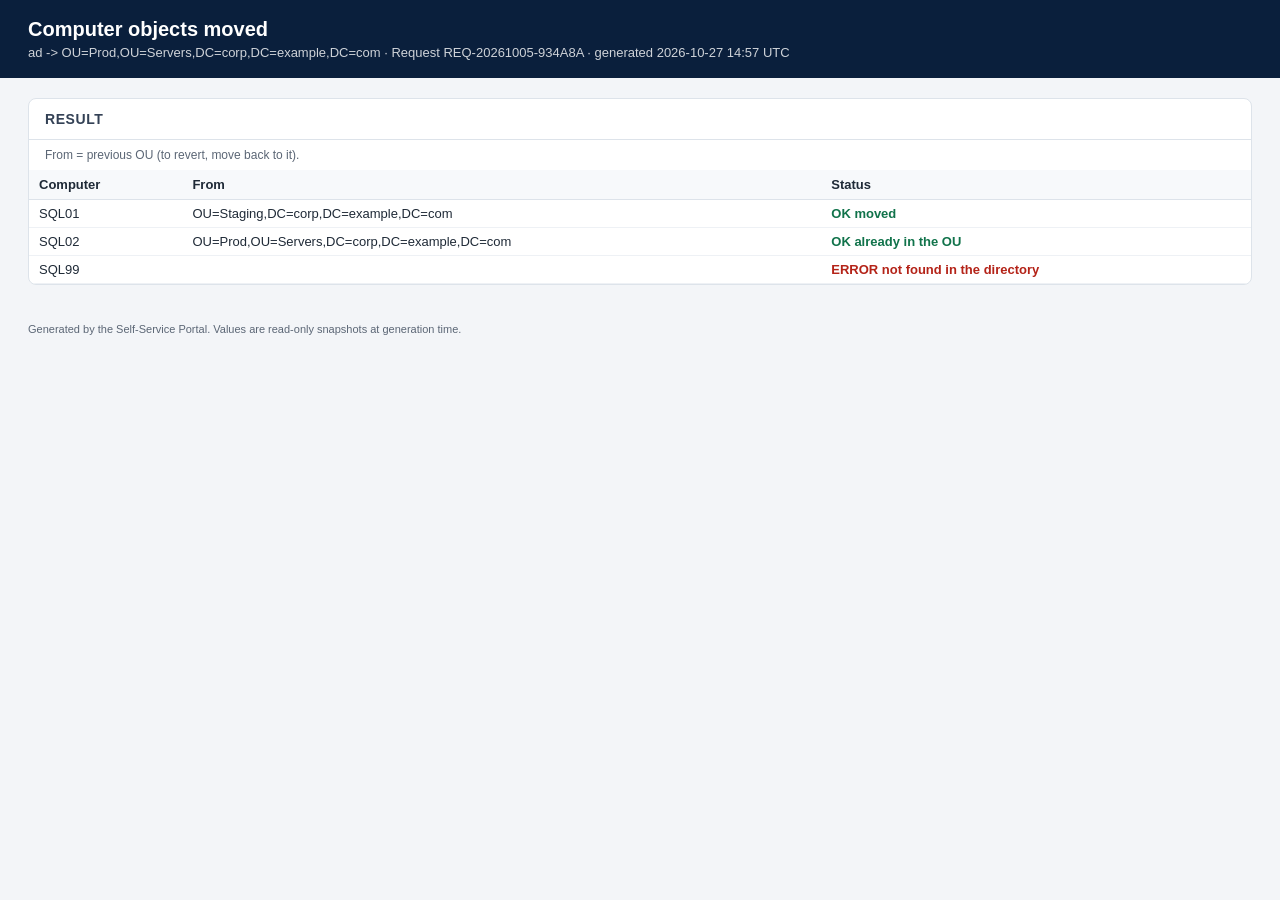
<file: demo/src/reports/ad-move.html>
<!doctype html><html lang="en"><head><meta charset="utf-8"><meta name="viewport" content="width=device-width, initial-scale=1">
<title>Computer objects moved</title>
<style>
body{font-family:Segoe UI,Arial,sans-serif;margin:0;background:#f3f5f8;color:#1f2a37}
header{background:#0a1f3c;color:#fff;padding:18px 28px}h1{margin:0;font-size:20px}header p{margin:4px 0 0;opacity:.8;font-size:13px}
main{padding:20px 28px}.tiles{display:flex;flex-wrap:wrap;gap:12px;margin-bottom:18px}
.tile{background:#fff;border:1px solid #dde3ea;border-radius:8px;padding:10px 16px;min-width:120px}.tile b{display:block;font-size:20px}.tile span{font-size:12px;color:#5b6675}
section{background:#fff;border:1px solid #dde3ea;border-radius:8px;margin-bottom:18px;overflow:auto}
h2{font-size:14px;margin:0;padding:12px 16px;border-bottom:1px solid #dde3ea;text-transform:uppercase;letter-spacing:.04em;color:#334155}
p.note{margin:8px 16px;font-size:12px;color:#5b6675}table{border-collapse:collapse;width:100%;font-size:13px}
th{text-align:left;background:#f7f9fb;padding:7px 10px;border-bottom:1px solid #dde3ea;white-space:nowrap}td{padding:6px 10px;border-bottom:1px solid #eef1f5;vertical-align:top}
.s-ok{color:#11734b;font-weight:600}.s-warn{color:#9a6300;font-weight:600}.s-fail{color:#b42318;font-weight:600}.empty{padding:12px 16px;color:#5b6675;font-size:13px}
footer{font-size:11px;color:#5b6675;padding:0 28px 20px}
</style></head><body>
<header><h1>Computer objects moved</h1><p>ad -&gt; OU=Prod,OU=Servers,DC=corp,DC=example,DC=com &middot; Request REQ-20261005-934A8A &middot; generated 2026-10-27 14:57&nbsp;UTC</p></header><main><section><h2>Result</h2><p class="note">From = previous OU (to revert, move back to it).</p><table><thead><tr><th>Computer</th><th>From</th><th>Status</th></tr></thead><tbody><tr><td>SQL01</td><td>OU=Staging,DC=corp,DC=example,DC=com</td><td class="s-ok">OK moved</td></tr><tr><td>SQL02</td><td>OU=Prod,OU=Servers,DC=corp,DC=example,DC=com</td><td class="s-ok">OK already in the OU</td></tr><tr><td>SQL99</td><td></td><td class="s-fail">ERROR not found in the directory</td></tr></tbody></table></section></main><footer>Generated by the Self-Service Portal. Values are read-only snapshots at generation time.</footer></body></html>
</file>
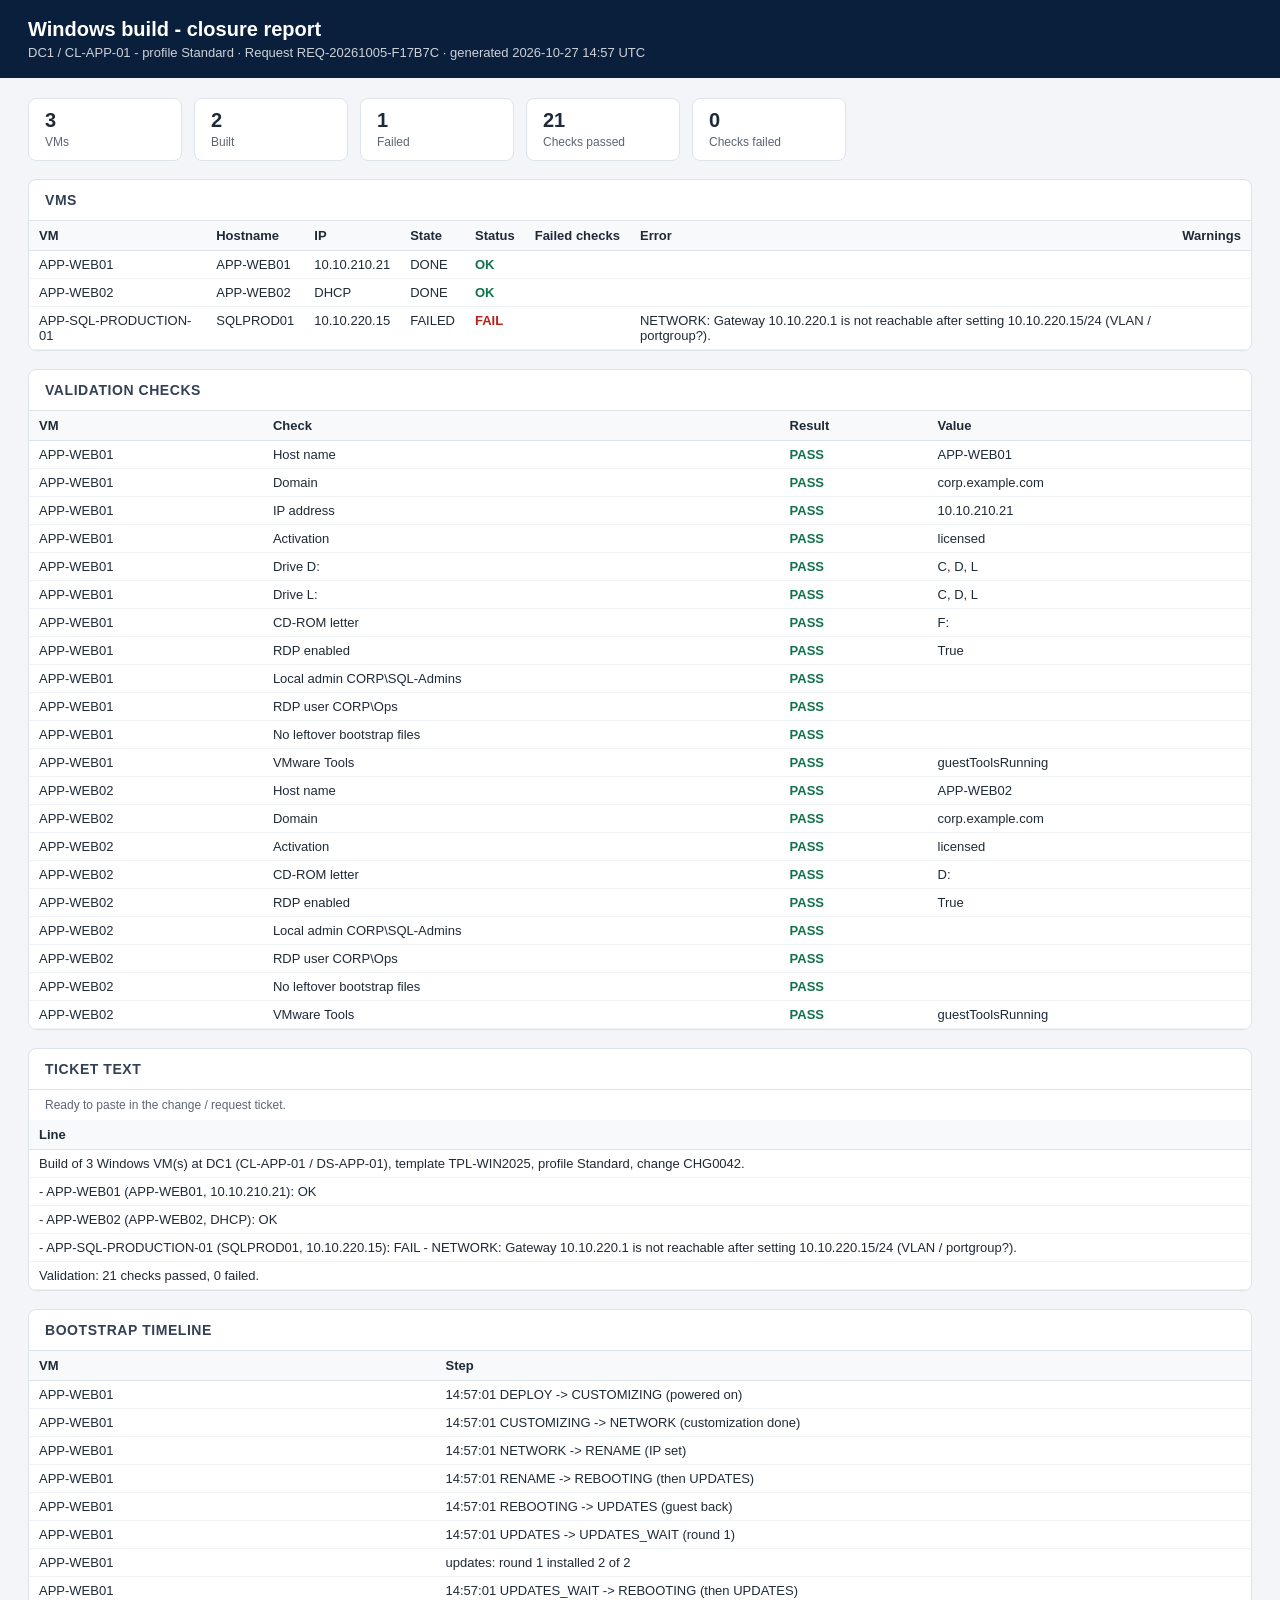
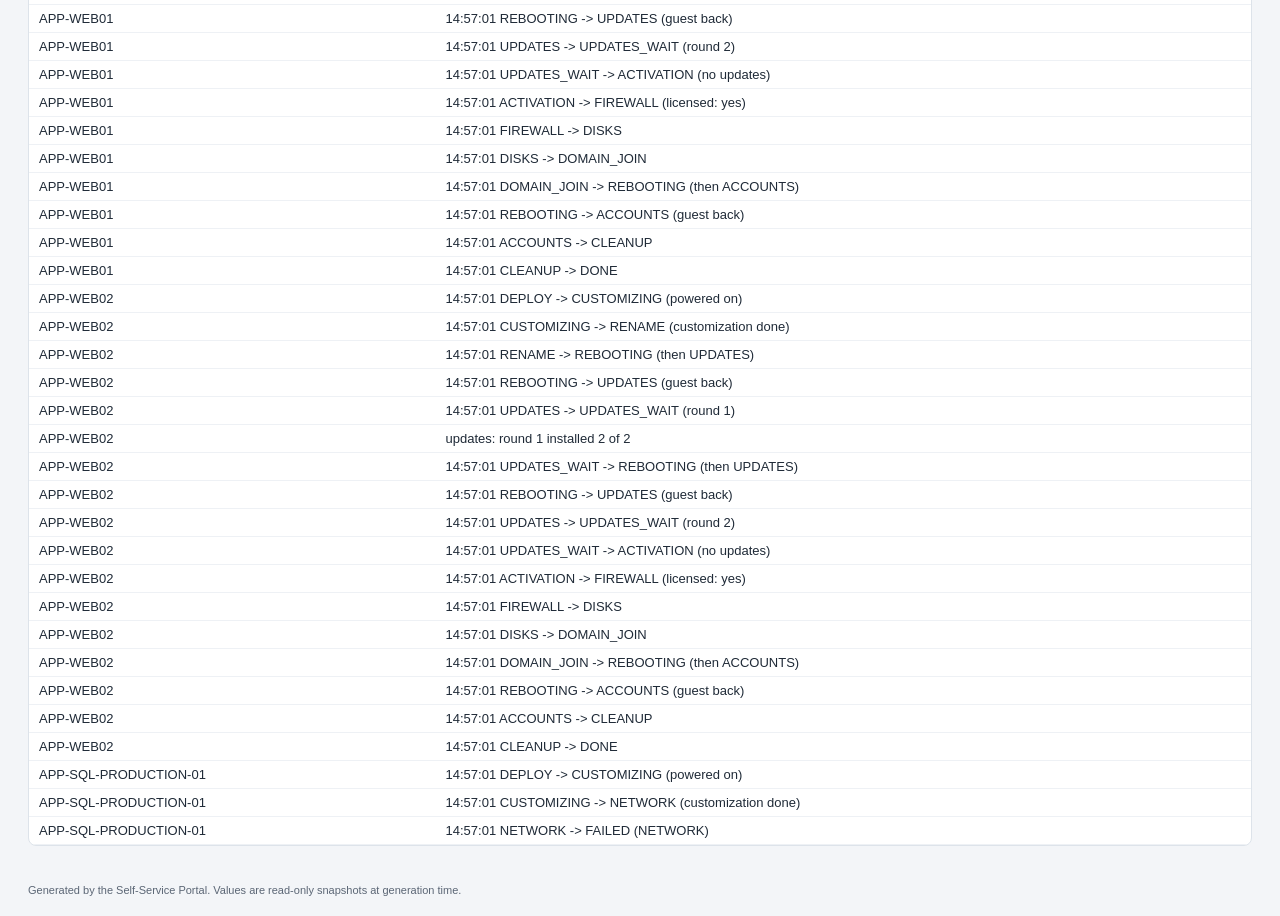
<file: demo/src/reports/build-closure.html>
<!doctype html><html lang="en"><head><meta charset="utf-8"><meta name="viewport" content="width=device-width, initial-scale=1">
<title>Windows build - closure report</title>
<style>
body{font-family:Segoe UI,Arial,sans-serif;margin:0;background:#f3f5f8;color:#1f2a37}
header{background:#0a1f3c;color:#fff;padding:18px 28px}h1{margin:0;font-size:20px}header p{margin:4px 0 0;opacity:.8;font-size:13px}
main{padding:20px 28px}.tiles{display:flex;flex-wrap:wrap;gap:12px;margin-bottom:18px}
.tile{background:#fff;border:1px solid #dde3ea;border-radius:8px;padding:10px 16px;min-width:120px}.tile b{display:block;font-size:20px}.tile span{font-size:12px;color:#5b6675}
section{background:#fff;border:1px solid #dde3ea;border-radius:8px;margin-bottom:18px;overflow:auto}
h2{font-size:14px;margin:0;padding:12px 16px;border-bottom:1px solid #dde3ea;text-transform:uppercase;letter-spacing:.04em;color:#334155}
p.note{margin:8px 16px;font-size:12px;color:#5b6675}table{border-collapse:collapse;width:100%;font-size:13px}
th{text-align:left;background:#f7f9fb;padding:7px 10px;border-bottom:1px solid #dde3ea;white-space:nowrap}td{padding:6px 10px;border-bottom:1px solid #eef1f5;vertical-align:top}
.s-ok{color:#11734b;font-weight:600}.s-warn{color:#9a6300;font-weight:600}.s-fail{color:#b42318;font-weight:600}.empty{padding:12px 16px;color:#5b6675;font-size:13px}
footer{font-size:11px;color:#5b6675;padding:0 28px 20px}
</style></head><body>
<header><h1>Windows build - closure report</h1><p>DC1 / CL-APP-01 - profile Standard &middot; Request REQ-20261005-F17B7C &middot; generated 2026-10-27 14:57&nbsp;UTC</p></header><main><div class="tiles"><div class="tile"><b>3</b><span>VMs</span></div><div class="tile"><b>2</b><span>Built</span></div><div class="tile"><b>1</b><span>Failed</span></div><div class="tile"><b>21</b><span>Checks passed</span></div><div class="tile"><b>0</b><span>Checks failed</span></div></div><section><h2>VMs</h2><table><thead><tr><th>VM</th><th>Hostname</th><th>IP</th><th>State</th><th>Status</th><th>Failed checks</th><th>Error</th><th>Warnings</th></tr></thead><tbody><tr><td>APP-WEB01</td><td>APP-WEB01</td><td>10.10.210.21</td><td>DONE</td><td class="s-ok">OK</td><td></td><td></td><td></td></tr><tr><td>APP-WEB02</td><td>APP-WEB02</td><td>DHCP</td><td>DONE</td><td class="s-ok">OK</td><td></td><td></td><td></td></tr><tr><td>APP-SQL-PRODUCTION-01</td><td>SQLPROD01</td><td>10.10.220.15</td><td>FAILED</td><td class="s-fail">FAIL</td><td></td><td>NETWORK: Gateway 10.10.220.1 is not reachable after setting 10.10.220.15/24 (VLAN / portgroup?).</td><td></td></tr></tbody></table></section><section><h2>Validation checks</h2><table><thead><tr><th>VM</th><th>Check</th><th>Result</th><th>Value</th></tr></thead><tbody><tr><td>APP-WEB01</td><td>Host name</td><td class="s-ok">PASS</td><td>APP-WEB01</td></tr><tr><td>APP-WEB01</td><td>Domain</td><td class="s-ok">PASS</td><td>corp.example.com</td></tr><tr><td>APP-WEB01</td><td>IP address</td><td class="s-ok">PASS</td><td>10.10.210.21</td></tr><tr><td>APP-WEB01</td><td>Activation</td><td class="s-ok">PASS</td><td>licensed</td></tr><tr><td>APP-WEB01</td><td>Drive D:</td><td class="s-ok">PASS</td><td>C, D, L</td></tr><tr><td>APP-WEB01</td><td>Drive L:</td><td class="s-ok">PASS</td><td>C, D, L</td></tr><tr><td>APP-WEB01</td><td>CD-ROM letter</td><td class="s-ok">PASS</td><td>F:</td></tr><tr><td>APP-WEB01</td><td>RDP enabled</td><td class="s-ok">PASS</td><td>True</td></tr><tr><td>APP-WEB01</td><td>Local admin CORP\SQL-Admins</td><td class="s-ok">PASS</td><td></td></tr><tr><td>APP-WEB01</td><td>RDP user CORP\Ops</td><td class="s-ok">PASS</td><td></td></tr><tr><td>APP-WEB01</td><td>No leftover bootstrap files</td><td class="s-ok">PASS</td><td></td></tr><tr><td>APP-WEB01</td><td>VMware Tools</td><td class="s-ok">PASS</td><td>guestToolsRunning</td></tr><tr><td>APP-WEB02</td><td>Host name</td><td class="s-ok">PASS</td><td>APP-WEB02</td></tr><tr><td>APP-WEB02</td><td>Domain</td><td class="s-ok">PASS</td><td>corp.example.com</td></tr><tr><td>APP-WEB02</td><td>Activation</td><td class="s-ok">PASS</td><td>licensed</td></tr><tr><td>APP-WEB02</td><td>CD-ROM letter</td><td class="s-ok">PASS</td><td>D:</td></tr><tr><td>APP-WEB02</td><td>RDP enabled</td><td class="s-ok">PASS</td><td>True</td></tr><tr><td>APP-WEB02</td><td>Local admin CORP\SQL-Admins</td><td class="s-ok">PASS</td><td></td></tr><tr><td>APP-WEB02</td><td>RDP user CORP\Ops</td><td class="s-ok">PASS</td><td></td></tr><tr><td>APP-WEB02</td><td>No leftover bootstrap files</td><td class="s-ok">PASS</td><td></td></tr><tr><td>APP-WEB02</td><td>VMware Tools</td><td class="s-ok">PASS</td><td>guestToolsRunning</td></tr></tbody></table></section><section><h2>Ticket text</h2><p class="note">Ready to paste in the change / request ticket.</p><table><thead><tr><th>Line</th></tr></thead><tbody><tr><td>Build of 3 Windows VM(s) at DC1 (CL-APP-01 / DS-APP-01), template TPL-WIN2025, profile Standard, change CHG0042.</td></tr><tr><td>- APP-WEB01 (APP-WEB01, 10.10.210.21): OK</td></tr><tr><td>- APP-WEB02 (APP-WEB02, DHCP): OK</td></tr><tr><td>- APP-SQL-PRODUCTION-01 (SQLPROD01, 10.10.220.15): FAIL - NETWORK: Gateway 10.10.220.1 is not reachable after setting 10.10.220.15/24 (VLAN / portgroup?).</td></tr><tr><td>Validation: 21 checks passed, 0 failed.</td></tr></tbody></table></section><section><h2>Bootstrap timeline</h2><table><thead><tr><th>VM</th><th>Step</th></tr></thead><tbody><tr><td>APP-WEB01</td><td>14:57:01 DEPLOY -&gt; CUSTOMIZING (powered on)</td></tr><tr><td>APP-WEB01</td><td>14:57:01 CUSTOMIZING -&gt; NETWORK (customization done)</td></tr><tr><td>APP-WEB01</td><td>14:57:01 NETWORK -&gt; RENAME (IP set)</td></tr><tr><td>APP-WEB01</td><td>14:57:01 RENAME -&gt; REBOOTING (then UPDATES)</td></tr><tr><td>APP-WEB01</td><td>14:57:01 REBOOTING -&gt; UPDATES (guest back)</td></tr><tr><td>APP-WEB01</td><td>14:57:01 UPDATES -&gt; UPDATES_WAIT (round 1)</td></tr><tr><td>APP-WEB01</td><td>updates: round 1 installed 2 of 2</td></tr><tr><td>APP-WEB01</td><td>14:57:01 UPDATES_WAIT -&gt; REBOOTING (then UPDATES)</td></tr><tr><td>APP-WEB01</td><td>14:57:01 REBOOTING -&gt; UPDATES (guest back)</td></tr><tr><td>APP-WEB01</td><td>14:57:01 UPDATES -&gt; UPDATES_WAIT (round 2)</td></tr><tr><td>APP-WEB01</td><td>14:57:01 UPDATES_WAIT -&gt; ACTIVATION (no updates)</td></tr><tr><td>APP-WEB01</td><td>14:57:01 ACTIVATION -&gt; FIREWALL (licensed: yes)</td></tr><tr><td>APP-WEB01</td><td>14:57:01 FIREWALL -&gt; DISKS</td></tr><tr><td>APP-WEB01</td><td>14:57:01 DISKS -&gt; DOMAIN_JOIN</td></tr><tr><td>APP-WEB01</td><td>14:57:01 DOMAIN_JOIN -&gt; REBOOTING (then ACCOUNTS)</td></tr><tr><td>APP-WEB01</td><td>14:57:01 REBOOTING -&gt; ACCOUNTS (guest back)</td></tr><tr><td>APP-WEB01</td><td>14:57:01 ACCOUNTS -&gt; CLEANUP</td></tr><tr><td>APP-WEB01</td><td>14:57:01 CLEANUP -&gt; DONE</td></tr><tr><td>APP-WEB02</td><td>14:57:01 DEPLOY -&gt; CUSTOMIZING (powered on)</td></tr><tr><td>APP-WEB02</td><td>14:57:01 CUSTOMIZING -&gt; RENAME (customization done)</td></tr><tr><td>APP-WEB02</td><td>14:57:01 RENAME -&gt; REBOOTING (then UPDATES)</td></tr><tr><td>APP-WEB02</td><td>14:57:01 REBOOTING -&gt; UPDATES (guest back)</td></tr><tr><td>APP-WEB02</td><td>14:57:01 UPDATES -&gt; UPDATES_WAIT (round 1)</td></tr><tr><td>APP-WEB02</td><td>updates: round 1 installed 2 of 2</td></tr><tr><td>APP-WEB02</td><td>14:57:01 UPDATES_WAIT -&gt; REBOOTING (then UPDATES)</td></tr><tr><td>APP-WEB02</td><td>14:57:01 REBOOTING -&gt; UPDATES (guest back)</td></tr><tr><td>APP-WEB02</td><td>14:57:01 UPDATES -&gt; UPDATES_WAIT (round 2)</td></tr><tr><td>APP-WEB02</td><td>14:57:01 UPDATES_WAIT -&gt; ACTIVATION (no updates)</td></tr><tr><td>APP-WEB02</td><td>14:57:01 ACTIVATION -&gt; FIREWALL (licensed: yes)</td></tr><tr><td>APP-WEB02</td><td>14:57:01 FIREWALL -&gt; DISKS</td></tr><tr><td>APP-WEB02</td><td>14:57:01 DISKS -&gt; DOMAIN_JOIN</td></tr><tr><td>APP-WEB02</td><td>14:57:01 DOMAIN_JOIN -&gt; REBOOTING (then ACCOUNTS)</td></tr><tr><td>APP-WEB02</td><td>14:57:01 REBOOTING -&gt; ACCOUNTS (guest back)</td></tr><tr><td>APP-WEB02</td><td>14:57:01 ACCOUNTS -&gt; CLEANUP</td></tr><tr><td>APP-WEB02</td><td>14:57:01 CLEANUP -&gt; DONE</td></tr><tr><td>APP-SQL-PRODUCTION-01</td><td>14:57:01 DEPLOY -&gt; CUSTOMIZING (powered on)</td></tr><tr><td>APP-SQL-PRODUCTION-01</td><td>14:57:01 CUSTOMIZING -&gt; NETWORK (customization done)</td></tr><tr><td>APP-SQL-PRODUCTION-01</td><td>14:57:01 NETWORK -&gt; FAILED (NETWORK)</td></tr></tbody></table></section></main><footer>Generated by the Self-Service Portal. Values are read-only snapshots at generation time.</footer></body></html>
</file>
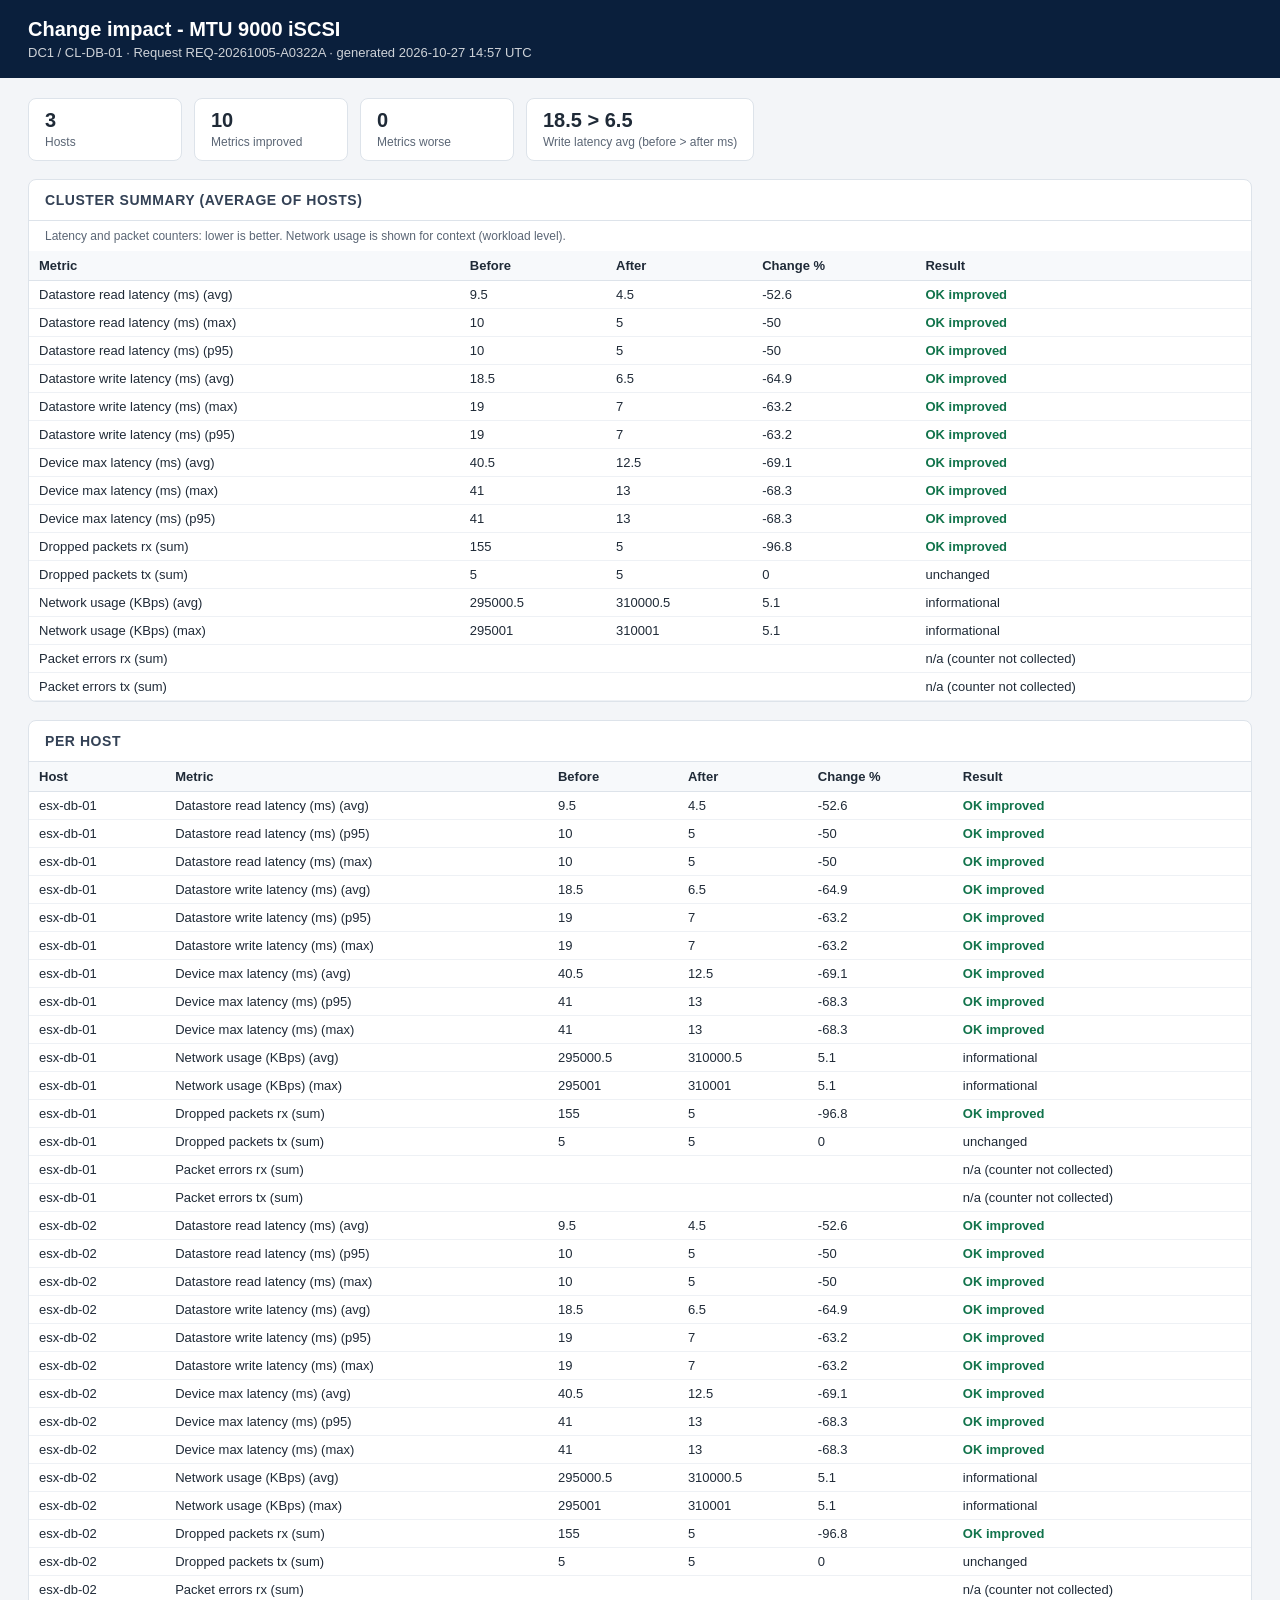
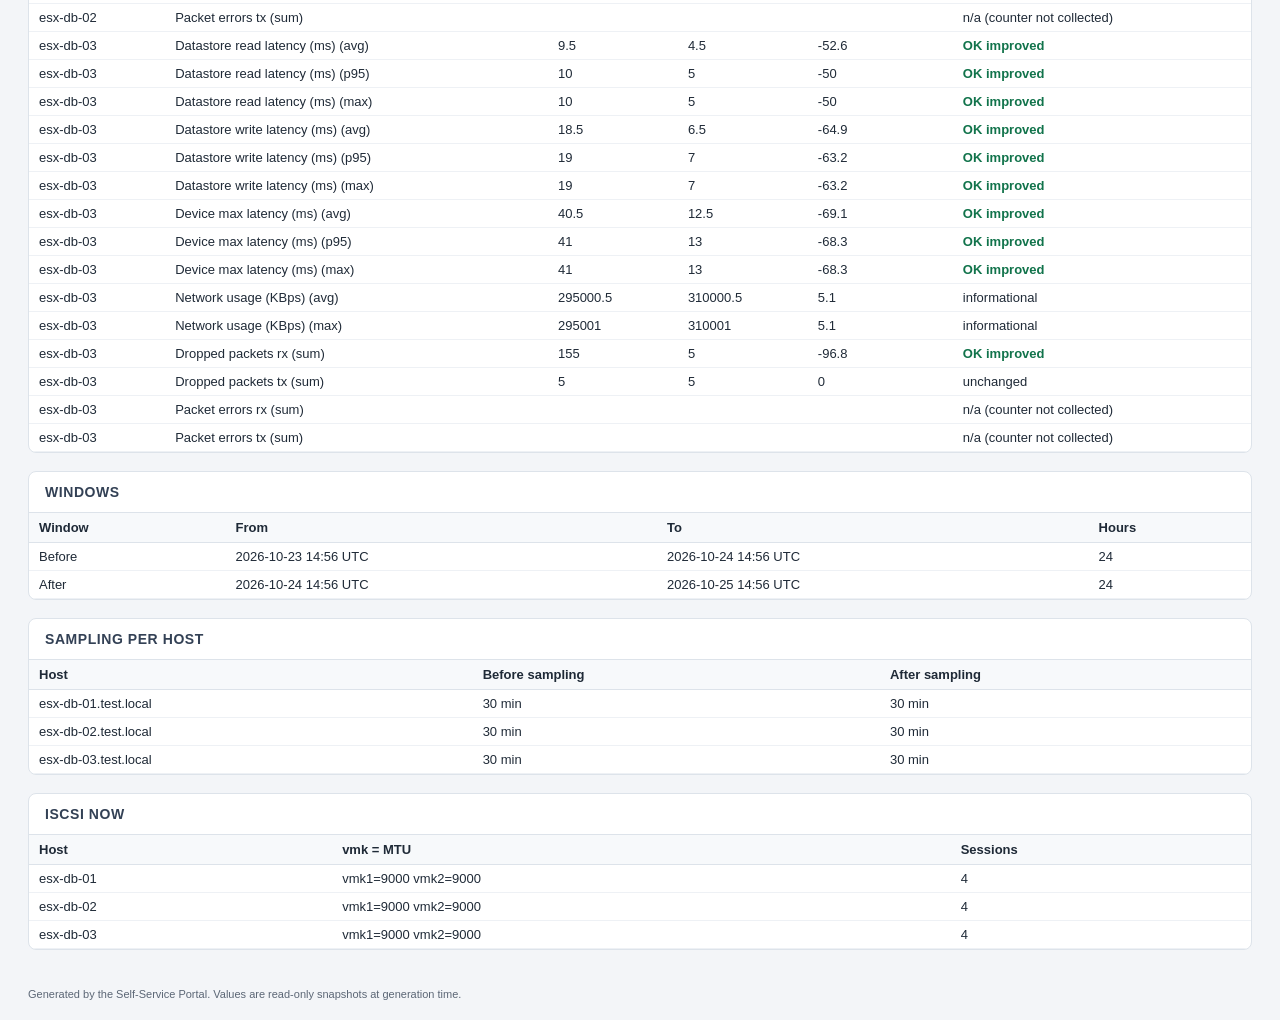
<file: demo/src/reports/change-impact.html>
<!doctype html><html lang="en"><head><meta charset="utf-8"><meta name="viewport" content="width=device-width, initial-scale=1">
<title>Change impact - MTU 9000 iSCSI</title>
<style>
body{font-family:Segoe UI,Arial,sans-serif;margin:0;background:#f3f5f8;color:#1f2a37}
header{background:#0a1f3c;color:#fff;padding:18px 28px}h1{margin:0;font-size:20px}header p{margin:4px 0 0;opacity:.8;font-size:13px}
main{padding:20px 28px}.tiles{display:flex;flex-wrap:wrap;gap:12px;margin-bottom:18px}
.tile{background:#fff;border:1px solid #dde3ea;border-radius:8px;padding:10px 16px;min-width:120px}.tile b{display:block;font-size:20px}.tile span{font-size:12px;color:#5b6675}
section{background:#fff;border:1px solid #dde3ea;border-radius:8px;margin-bottom:18px;overflow:auto}
h2{font-size:14px;margin:0;padding:12px 16px;border-bottom:1px solid #dde3ea;text-transform:uppercase;letter-spacing:.04em;color:#334155}
p.note{margin:8px 16px;font-size:12px;color:#5b6675}table{border-collapse:collapse;width:100%;font-size:13px}
th{text-align:left;background:#f7f9fb;padding:7px 10px;border-bottom:1px solid #dde3ea;white-space:nowrap}td{padding:6px 10px;border-bottom:1px solid #eef1f5;vertical-align:top}
.s-ok{color:#11734b;font-weight:600}.s-warn{color:#9a6300;font-weight:600}.s-fail{color:#b42318;font-weight:600}.empty{padding:12px 16px;color:#5b6675;font-size:13px}
footer{font-size:11px;color:#5b6675;padding:0 28px 20px}
</style></head><body>
<header><h1>Change impact - MTU 9000 iSCSI</h1><p>DC1 / CL-DB-01 &middot; Request REQ-20261005-A0322A &middot; generated 2026-10-27 14:57&nbsp;UTC</p></header><main><div class="tiles"><div class="tile"><b>3</b><span>Hosts</span></div><div class="tile"><b>10</b><span>Metrics improved</span></div><div class="tile"><b>0</b><span>Metrics worse</span></div><div class="tile"><b>18.5 &gt; 6.5</b><span>Write latency avg (before &gt; after ms)</span></div></div><section><h2>Cluster summary (average of hosts)</h2><p class="note">Latency and packet counters: lower is better. Network usage is shown for context (workload level).</p><table><thead><tr><th>Metric</th><th>Before</th><th>After</th><th>Change %</th><th>Result</th></tr></thead><tbody><tr><td>Datastore read latency (ms) (avg)</td><td>9.5</td><td>4.5</td><td>-52.6</td><td class="s-ok">OK improved</td></tr><tr><td>Datastore read latency (ms) (max)</td><td>10</td><td>5</td><td>-50</td><td class="s-ok">OK improved</td></tr><tr><td>Datastore read latency (ms) (p95)</td><td>10</td><td>5</td><td>-50</td><td class="s-ok">OK improved</td></tr><tr><td>Datastore write latency (ms) (avg)</td><td>18.5</td><td>6.5</td><td>-64.9</td><td class="s-ok">OK improved</td></tr><tr><td>Datastore write latency (ms) (max)</td><td>19</td><td>7</td><td>-63.2</td><td class="s-ok">OK improved</td></tr><tr><td>Datastore write latency (ms) (p95)</td><td>19</td><td>7</td><td>-63.2</td><td class="s-ok">OK improved</td></tr><tr><td>Device max latency (ms) (avg)</td><td>40.5</td><td>12.5</td><td>-69.1</td><td class="s-ok">OK improved</td></tr><tr><td>Device max latency (ms) (max)</td><td>41</td><td>13</td><td>-68.3</td><td class="s-ok">OK improved</td></tr><tr><td>Device max latency (ms) (p95)</td><td>41</td><td>13</td><td>-68.3</td><td class="s-ok">OK improved</td></tr><tr><td>Dropped packets rx (sum)</td><td>155</td><td>5</td><td>-96.8</td><td class="s-ok">OK improved</td></tr><tr><td>Dropped packets tx (sum)</td><td>5</td><td>5</td><td>0</td><td>unchanged</td></tr><tr><td>Network usage (KBps) (avg)</td><td>295000.5</td><td>310000.5</td><td>5.1</td><td>informational</td></tr><tr><td>Network usage (KBps) (max)</td><td>295001</td><td>310001</td><td>5.1</td><td>informational</td></tr><tr><td>Packet errors rx (sum)</td><td></td><td></td><td></td><td>n/a (counter not collected)</td></tr><tr><td>Packet errors tx (sum)</td><td></td><td></td><td></td><td>n/a (counter not collected)</td></tr></tbody></table></section><section><h2>Per host</h2><table><thead><tr><th>Host</th><th>Metric</th><th>Before</th><th>After</th><th>Change %</th><th>Result</th></tr></thead><tbody><tr><td>esx-db-01</td><td>Datastore read latency (ms) (avg)</td><td>9.5</td><td>4.5</td><td>-52.6</td><td class="s-ok">OK improved</td></tr><tr><td>esx-db-01</td><td>Datastore read latency (ms) (p95)</td><td>10</td><td>5</td><td>-50</td><td class="s-ok">OK improved</td></tr><tr><td>esx-db-01</td><td>Datastore read latency (ms) (max)</td><td>10</td><td>5</td><td>-50</td><td class="s-ok">OK improved</td></tr><tr><td>esx-db-01</td><td>Datastore write latency (ms) (avg)</td><td>18.5</td><td>6.5</td><td>-64.9</td><td class="s-ok">OK improved</td></tr><tr><td>esx-db-01</td><td>Datastore write latency (ms) (p95)</td><td>19</td><td>7</td><td>-63.2</td><td class="s-ok">OK improved</td></tr><tr><td>esx-db-01</td><td>Datastore write latency (ms) (max)</td><td>19</td><td>7</td><td>-63.2</td><td class="s-ok">OK improved</td></tr><tr><td>esx-db-01</td><td>Device max latency (ms) (avg)</td><td>40.5</td><td>12.5</td><td>-69.1</td><td class="s-ok">OK improved</td></tr><tr><td>esx-db-01</td><td>Device max latency (ms) (p95)</td><td>41</td><td>13</td><td>-68.3</td><td class="s-ok">OK improved</td></tr><tr><td>esx-db-01</td><td>Device max latency (ms) (max)</td><td>41</td><td>13</td><td>-68.3</td><td class="s-ok">OK improved</td></tr><tr><td>esx-db-01</td><td>Network usage (KBps) (avg)</td><td>295000.5</td><td>310000.5</td><td>5.1</td><td>informational</td></tr><tr><td>esx-db-01</td><td>Network usage (KBps) (max)</td><td>295001</td><td>310001</td><td>5.1</td><td>informational</td></tr><tr><td>esx-db-01</td><td>Dropped packets rx (sum)</td><td>155</td><td>5</td><td>-96.8</td><td class="s-ok">OK improved</td></tr><tr><td>esx-db-01</td><td>Dropped packets tx (sum)</td><td>5</td><td>5</td><td>0</td><td>unchanged</td></tr><tr><td>esx-db-01</td><td>Packet errors rx (sum)</td><td></td><td></td><td></td><td>n/a (counter not collected)</td></tr><tr><td>esx-db-01</td><td>Packet errors tx (sum)</td><td></td><td></td><td></td><td>n/a (counter not collected)</td></tr><tr><td>esx-db-02</td><td>Datastore read latency (ms) (avg)</td><td>9.5</td><td>4.5</td><td>-52.6</td><td class="s-ok">OK improved</td></tr><tr><td>esx-db-02</td><td>Datastore read latency (ms) (p95)</td><td>10</td><td>5</td><td>-50</td><td class="s-ok">OK improved</td></tr><tr><td>esx-db-02</td><td>Datastore read latency (ms) (max)</td><td>10</td><td>5</td><td>-50</td><td class="s-ok">OK improved</td></tr><tr><td>esx-db-02</td><td>Datastore write latency (ms) (avg)</td><td>18.5</td><td>6.5</td><td>-64.9</td><td class="s-ok">OK improved</td></tr><tr><td>esx-db-02</td><td>Datastore write latency (ms) (p95)</td><td>19</td><td>7</td><td>-63.2</td><td class="s-ok">OK improved</td></tr><tr><td>esx-db-02</td><td>Datastore write latency (ms) (max)</td><td>19</td><td>7</td><td>-63.2</td><td class="s-ok">OK improved</td></tr><tr><td>esx-db-02</td><td>Device max latency (ms) (avg)</td><td>40.5</td><td>12.5</td><td>-69.1</td><td class="s-ok">OK improved</td></tr><tr><td>esx-db-02</td><td>Device max latency (ms) (p95)</td><td>41</td><td>13</td><td>-68.3</td><td class="s-ok">OK improved</td></tr><tr><td>esx-db-02</td><td>Device max latency (ms) (max)</td><td>41</td><td>13</td><td>-68.3</td><td class="s-ok">OK improved</td></tr><tr><td>esx-db-02</td><td>Network usage (KBps) (avg)</td><td>295000.5</td><td>310000.5</td><td>5.1</td><td>informational</td></tr><tr><td>esx-db-02</td><td>Network usage (KBps) (max)</td><td>295001</td><td>310001</td><td>5.1</td><td>informational</td></tr><tr><td>esx-db-02</td><td>Dropped packets rx (sum)</td><td>155</td><td>5</td><td>-96.8</td><td class="s-ok">OK improved</td></tr><tr><td>esx-db-02</td><td>Dropped packets tx (sum)</td><td>5</td><td>5</td><td>0</td><td>unchanged</td></tr><tr><td>esx-db-02</td><td>Packet errors rx (sum)</td><td></td><td></td><td></td><td>n/a (counter not collected)</td></tr><tr><td>esx-db-02</td><td>Packet errors tx (sum)</td><td></td><td></td><td></td><td>n/a (counter not collected)</td></tr><tr><td>esx-db-03</td><td>Datastore read latency (ms) (avg)</td><td>9.5</td><td>4.5</td><td>-52.6</td><td class="s-ok">OK improved</td></tr><tr><td>esx-db-03</td><td>Datastore read latency (ms) (p95)</td><td>10</td><td>5</td><td>-50</td><td class="s-ok">OK improved</td></tr><tr><td>esx-db-03</td><td>Datastore read latency (ms) (max)</td><td>10</td><td>5</td><td>-50</td><td class="s-ok">OK improved</td></tr><tr><td>esx-db-03</td><td>Datastore write latency (ms) (avg)</td><td>18.5</td><td>6.5</td><td>-64.9</td><td class="s-ok">OK improved</td></tr><tr><td>esx-db-03</td><td>Datastore write latency (ms) (p95)</td><td>19</td><td>7</td><td>-63.2</td><td class="s-ok">OK improved</td></tr><tr><td>esx-db-03</td><td>Datastore write latency (ms) (max)</td><td>19</td><td>7</td><td>-63.2</td><td class="s-ok">OK improved</td></tr><tr><td>esx-db-03</td><td>Device max latency (ms) (avg)</td><td>40.5</td><td>12.5</td><td>-69.1</td><td class="s-ok">OK improved</td></tr><tr><td>esx-db-03</td><td>Device max latency (ms) (p95)</td><td>41</td><td>13</td><td>-68.3</td><td class="s-ok">OK improved</td></tr><tr><td>esx-db-03</td><td>Device max latency (ms) (max)</td><td>41</td><td>13</td><td>-68.3</td><td class="s-ok">OK improved</td></tr><tr><td>esx-db-03</td><td>Network usage (KBps) (avg)</td><td>295000.5</td><td>310000.5</td><td>5.1</td><td>informational</td></tr><tr><td>esx-db-03</td><td>Network usage (KBps) (max)</td><td>295001</td><td>310001</td><td>5.1</td><td>informational</td></tr><tr><td>esx-db-03</td><td>Dropped packets rx (sum)</td><td>155</td><td>5</td><td>-96.8</td><td class="s-ok">OK improved</td></tr><tr><td>esx-db-03</td><td>Dropped packets tx (sum)</td><td>5</td><td>5</td><td>0</td><td>unchanged</td></tr><tr><td>esx-db-03</td><td>Packet errors rx (sum)</td><td></td><td></td><td></td><td>n/a (counter not collected)</td></tr><tr><td>esx-db-03</td><td>Packet errors tx (sum)</td><td></td><td></td><td></td><td>n/a (counter not collected)</td></tr></tbody></table></section><section><h2>Windows</h2><table><thead><tr><th>Window</th><th>From</th><th>To</th><th>Hours</th></tr></thead><tbody><tr><td>Before</td><td>2026-10-23 14:56 UTC</td><td>2026-10-24 14:56 UTC</td><td>24</td></tr><tr><td>After</td><td>2026-10-24 14:56 UTC</td><td>2026-10-25 14:56 UTC</td><td>24</td></tr></tbody></table></section><section><h2>Sampling per host</h2><table><thead><tr><th>Host</th><th>Before sampling</th><th>After sampling</th></tr></thead><tbody><tr><td>esx-db-01.test.local</td><td>30 min</td><td>30 min</td></tr><tr><td>esx-db-02.test.local</td><td>30 min</td><td>30 min</td></tr><tr><td>esx-db-03.test.local</td><td>30 min</td><td>30 min</td></tr></tbody></table></section><section><h2>iSCSI now</h2><table><thead><tr><th>Host</th><th>vmk = MTU</th><th>Sessions</th></tr></thead><tbody><tr><td>esx-db-01</td><td>vmk1=9000 vmk2=9000</td><td>4</td></tr><tr><td>esx-db-02</td><td>vmk1=9000 vmk2=9000</td><td>4</td></tr><tr><td>esx-db-03</td><td>vmk1=9000 vmk2=9000</td><td>4</td></tr></tbody></table></section></main><footer>Generated by the Self-Service Portal. Values are read-only snapshots at generation time.</footer></body></html>
</file>
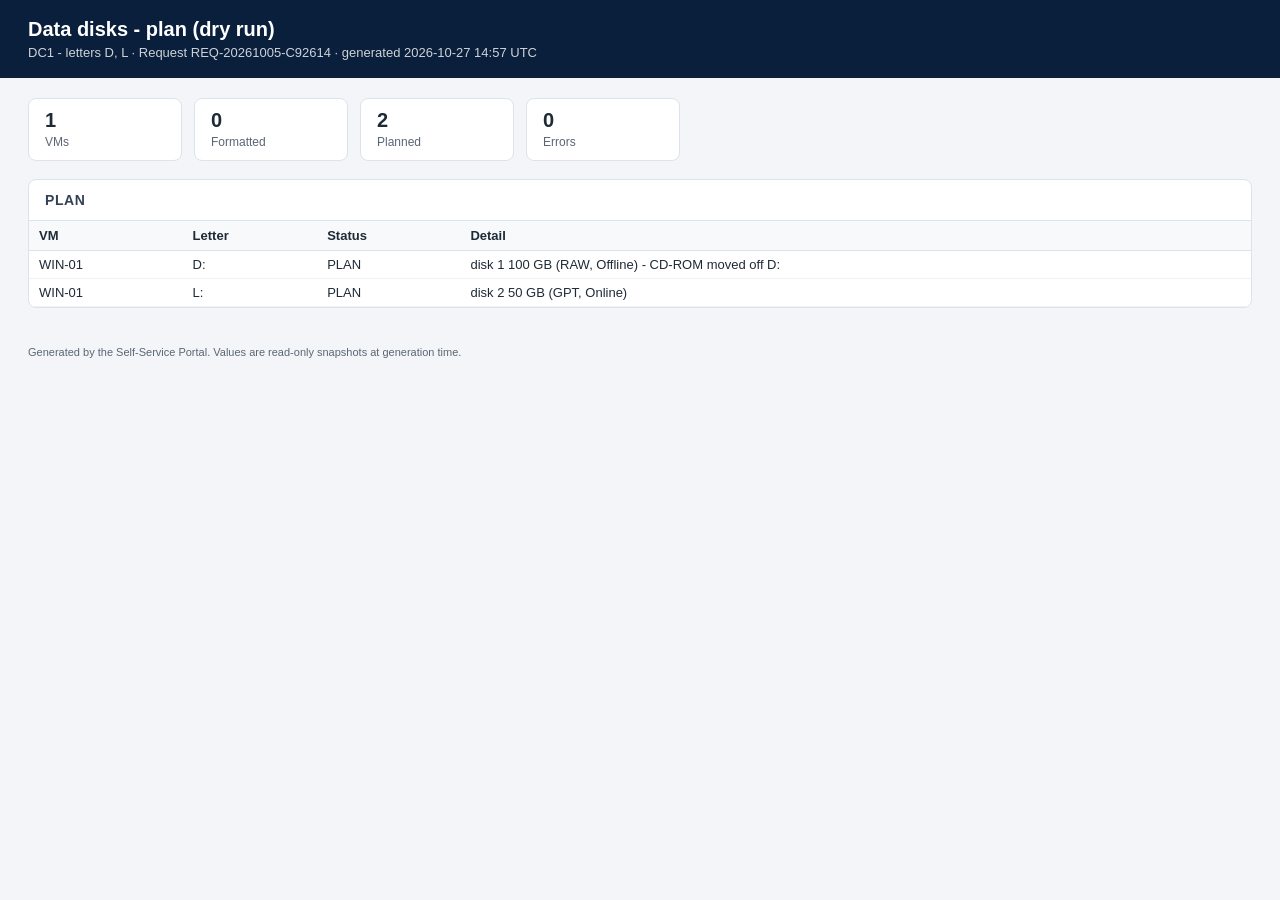
<file: demo/src/reports/data-disks.html>
<!doctype html><html lang="en"><head><meta charset="utf-8"><meta name="viewport" content="width=device-width, initial-scale=1">
<title>Data disks - plan (dry run)</title>
<style>
body{font-family:Segoe UI,Arial,sans-serif;margin:0;background:#f3f5f8;color:#1f2a37}
header{background:#0a1f3c;color:#fff;padding:18px 28px}h1{margin:0;font-size:20px}header p{margin:4px 0 0;opacity:.8;font-size:13px}
main{padding:20px 28px}.tiles{display:flex;flex-wrap:wrap;gap:12px;margin-bottom:18px}
.tile{background:#fff;border:1px solid #dde3ea;border-radius:8px;padding:10px 16px;min-width:120px}.tile b{display:block;font-size:20px}.tile span{font-size:12px;color:#5b6675}
section{background:#fff;border:1px solid #dde3ea;border-radius:8px;margin-bottom:18px;overflow:auto}
h2{font-size:14px;margin:0;padding:12px 16px;border-bottom:1px solid #dde3ea;text-transform:uppercase;letter-spacing:.04em;color:#334155}
p.note{margin:8px 16px;font-size:12px;color:#5b6675}table{border-collapse:collapse;width:100%;font-size:13px}
th{text-align:left;background:#f7f9fb;padding:7px 10px;border-bottom:1px solid #dde3ea;white-space:nowrap}td{padding:6px 10px;border-bottom:1px solid #eef1f5;vertical-align:top}
.s-ok{color:#11734b;font-weight:600}.s-warn{color:#9a6300;font-weight:600}.s-fail{color:#b42318;font-weight:600}.empty{padding:12px 16px;color:#5b6675;font-size:13px}
footer{font-size:11px;color:#5b6675;padding:0 28px 20px}
</style></head><body>
<header><h1>Data disks - plan (dry run)</h1><p>DC1 - letters D, L &middot; Request REQ-20261005-C92614 &middot; generated 2026-10-27 14:57&nbsp;UTC</p></header><main><div class="tiles"><div class="tile"><b>1</b><span>VMs</span></div><div class="tile"><b>0</b><span>Formatted</span></div><div class="tile"><b>2</b><span>Planned</span></div><div class="tile"><b>0</b><span>Errors</span></div></div><section><h2>Plan</h2><table><thead><tr><th>VM</th><th>Letter</th><th>Status</th><th>Detail</th></tr></thead><tbody><tr><td>WIN-01</td><td>D:</td><td>PLAN</td><td>disk 1 100 GB (RAW, Offline) - CD-ROM moved off D:</td></tr><tr><td>WIN-01</td><td>L:</td><td>PLAN</td><td>disk 2 50 GB (GPT, Online)</td></tr></tbody></table></section></main><footer>Generated by the Self-Service Portal. Values are read-only snapshots at generation time.</footer></body></html>
</file>
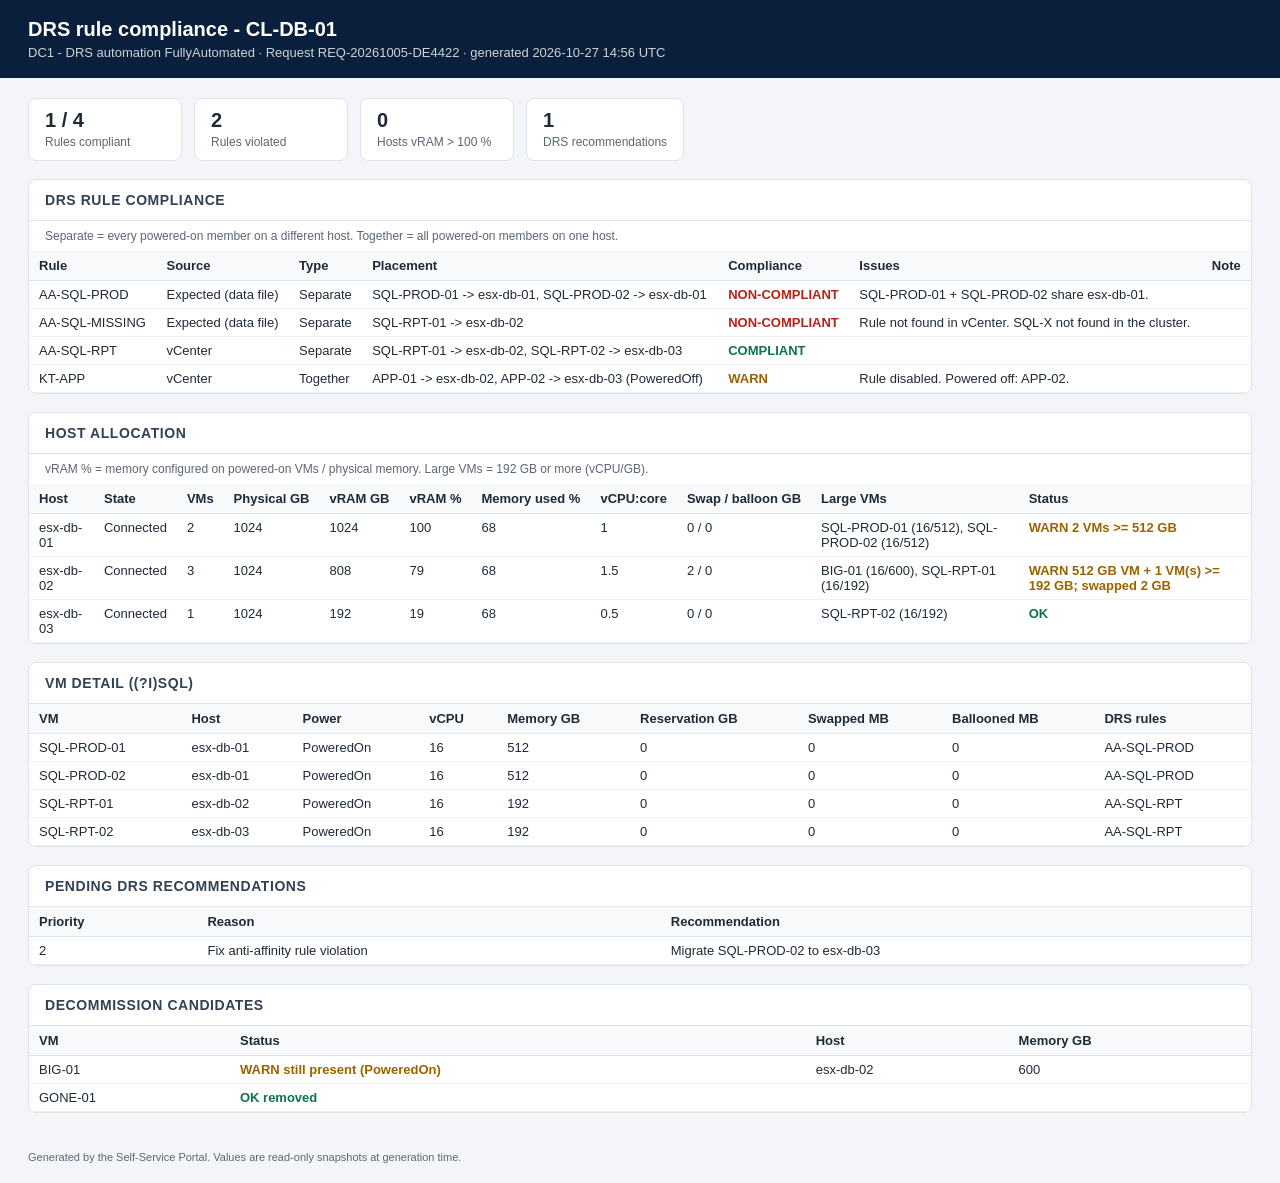
<file: demo/src/reports/drs-compliance.html>
<!doctype html><html lang="en"><head><meta charset="utf-8"><meta name="viewport" content="width=device-width, initial-scale=1">
<title>DRS rule compliance - CL-DB-01</title>
<style>
body{font-family:Segoe UI,Arial,sans-serif;margin:0;background:#f3f5f8;color:#1f2a37}
header{background:#0a1f3c;color:#fff;padding:18px 28px}h1{margin:0;font-size:20px}header p{margin:4px 0 0;opacity:.8;font-size:13px}
main{padding:20px 28px}.tiles{display:flex;flex-wrap:wrap;gap:12px;margin-bottom:18px}
.tile{background:#fff;border:1px solid #dde3ea;border-radius:8px;padding:10px 16px;min-width:120px}.tile b{display:block;font-size:20px}.tile span{font-size:12px;color:#5b6675}
section{background:#fff;border:1px solid #dde3ea;border-radius:8px;margin-bottom:18px;overflow:auto}
h2{font-size:14px;margin:0;padding:12px 16px;border-bottom:1px solid #dde3ea;text-transform:uppercase;letter-spacing:.04em;color:#334155}
p.note{margin:8px 16px;font-size:12px;color:#5b6675}table{border-collapse:collapse;width:100%;font-size:13px}
th{text-align:left;background:#f7f9fb;padding:7px 10px;border-bottom:1px solid #dde3ea;white-space:nowrap}td{padding:6px 10px;border-bottom:1px solid #eef1f5;vertical-align:top}
.s-ok{color:#11734b;font-weight:600}.s-warn{color:#9a6300;font-weight:600}.s-fail{color:#b42318;font-weight:600}.empty{padding:12px 16px;color:#5b6675;font-size:13px}
footer{font-size:11px;color:#5b6675;padding:0 28px 20px}
</style></head><body>
<header><h1>DRS rule compliance - CL-DB-01</h1><p>DC1 - DRS automation FullyAutomated &middot; Request REQ-20261005-DE4422 &middot; generated 2026-10-27 14:56&nbsp;UTC</p></header><main><div class="tiles"><div class="tile"><b>1 / 4</b><span>Rules compliant</span></div><div class="tile"><b>2</b><span>Rules violated</span></div><div class="tile"><b>0</b><span>Hosts vRAM &gt; 100 %</span></div><div class="tile"><b>1</b><span>DRS recommendations</span></div></div><section><h2>DRS rule compliance</h2><p class="note">Separate = every powered-on member on a different host. Together = all powered-on members on one host.</p><table><thead><tr><th>Rule</th><th>Source</th><th>Type</th><th>Placement</th><th>Compliance</th><th>Issues</th><th>Note</th></tr></thead><tbody><tr><td>AA-SQL-PROD</td><td>Expected (data file)</td><td>Separate</td><td>SQL-PROD-01 -&gt; esx-db-01, SQL-PROD-02 -&gt; esx-db-01</td><td class="s-fail">NON-COMPLIANT</td><td>SQL-PROD-01 + SQL-PROD-02 share esx-db-01.</td><td></td></tr><tr><td>AA-SQL-MISSING</td><td>Expected (data file)</td><td>Separate</td><td>SQL-RPT-01 -&gt; esx-db-02</td><td class="s-fail">NON-COMPLIANT</td><td>Rule not found in vCenter. SQL-X not found in the cluster.</td><td></td></tr><tr><td>AA-SQL-RPT</td><td>vCenter</td><td>Separate</td><td>SQL-RPT-01 -&gt; esx-db-02, SQL-RPT-02 -&gt; esx-db-03</td><td class="s-ok">COMPLIANT</td><td></td><td></td></tr><tr><td>KT-APP</td><td>vCenter</td><td>Together</td><td>APP-01 -&gt; esx-db-02, APP-02 -&gt; esx-db-03 (PoweredOff)</td><td class="s-warn">WARN</td><td>Rule disabled. Powered off: APP-02.</td><td></td></tr></tbody></table></section><section><h2>Host allocation</h2><p class="note">vRAM % = memory configured on powered-on VMs / physical memory. Large VMs = 192 GB or more (vCPU/GB).</p><table><thead><tr><th>Host</th><th>State</th><th>VMs</th><th>Physical GB</th><th>vRAM GB</th><th>vRAM %</th><th>Memory used %</th><th>vCPU:core</th><th>Swap / balloon GB</th><th>Large VMs</th><th>Status</th></tr></thead><tbody><tr><td>esx-db-01</td><td>Connected</td><td>2</td><td>1024</td><td>1024</td><td>100</td><td>68</td><td>1</td><td>0 / 0</td><td>SQL-PROD-01 (16/512), SQL-PROD-02 (16/512)</td><td class="s-warn">WARN 2 VMs &gt;= 512 GB</td></tr><tr><td>esx-db-02</td><td>Connected</td><td>3</td><td>1024</td><td>808</td><td>79</td><td>68</td><td>1.5</td><td>2 / 0</td><td>BIG-01 (16/600), SQL-RPT-01 (16/192)</td><td class="s-warn">WARN 512 GB VM + 1 VM(s) &gt;= 192 GB; swapped 2 GB</td></tr><tr><td>esx-db-03</td><td>Connected</td><td>1</td><td>1024</td><td>192</td><td>19</td><td>68</td><td>0.5</td><td>0 / 0</td><td>SQL-RPT-02 (16/192)</td><td class="s-ok">OK</td></tr></tbody></table></section><section><h2>VM detail ((?i)sql)</h2><table><thead><tr><th>VM</th><th>Host</th><th>Power</th><th>vCPU</th><th>Memory GB</th><th>Reservation GB</th><th>Swapped MB</th><th>Ballooned MB</th><th>DRS rules</th></tr></thead><tbody><tr><td>SQL-PROD-01</td><td>esx-db-01</td><td>PoweredOn</td><td>16</td><td>512</td><td>0</td><td>0</td><td>0</td><td>AA-SQL-PROD</td></tr><tr><td>SQL-PROD-02</td><td>esx-db-01</td><td>PoweredOn</td><td>16</td><td>512</td><td>0</td><td>0</td><td>0</td><td>AA-SQL-PROD</td></tr><tr><td>SQL-RPT-01</td><td>esx-db-02</td><td>PoweredOn</td><td>16</td><td>192</td><td>0</td><td>0</td><td>0</td><td>AA-SQL-RPT</td></tr><tr><td>SQL-RPT-02</td><td>esx-db-03</td><td>PoweredOn</td><td>16</td><td>192</td><td>0</td><td>0</td><td>0</td><td>AA-SQL-RPT</td></tr></tbody></table></section><section><h2>Pending DRS recommendations</h2><table><thead><tr><th>Priority</th><th>Reason</th><th>Recommendation</th></tr></thead><tbody><tr><td>2</td><td>Fix anti-affinity rule violation</td><td>Migrate SQL-PROD-02 to esx-db-03</td></tr></tbody></table></section><section><h2>Decommission candidates</h2><table><thead><tr><th>VM</th><th>Status</th><th>Host</th><th>Memory GB</th></tr></thead><tbody><tr><td>BIG-01</td><td class="s-warn">WARN still present (PoweredOn)</td><td>esx-db-02</td><td>600</td></tr><tr><td>GONE-01</td><td class="s-ok">OK removed</td><td></td><td></td></tr></tbody></table></section></main><footer>Generated by the Self-Service Portal. Values are read-only snapshots at generation time.</footer></body></html>
</file>
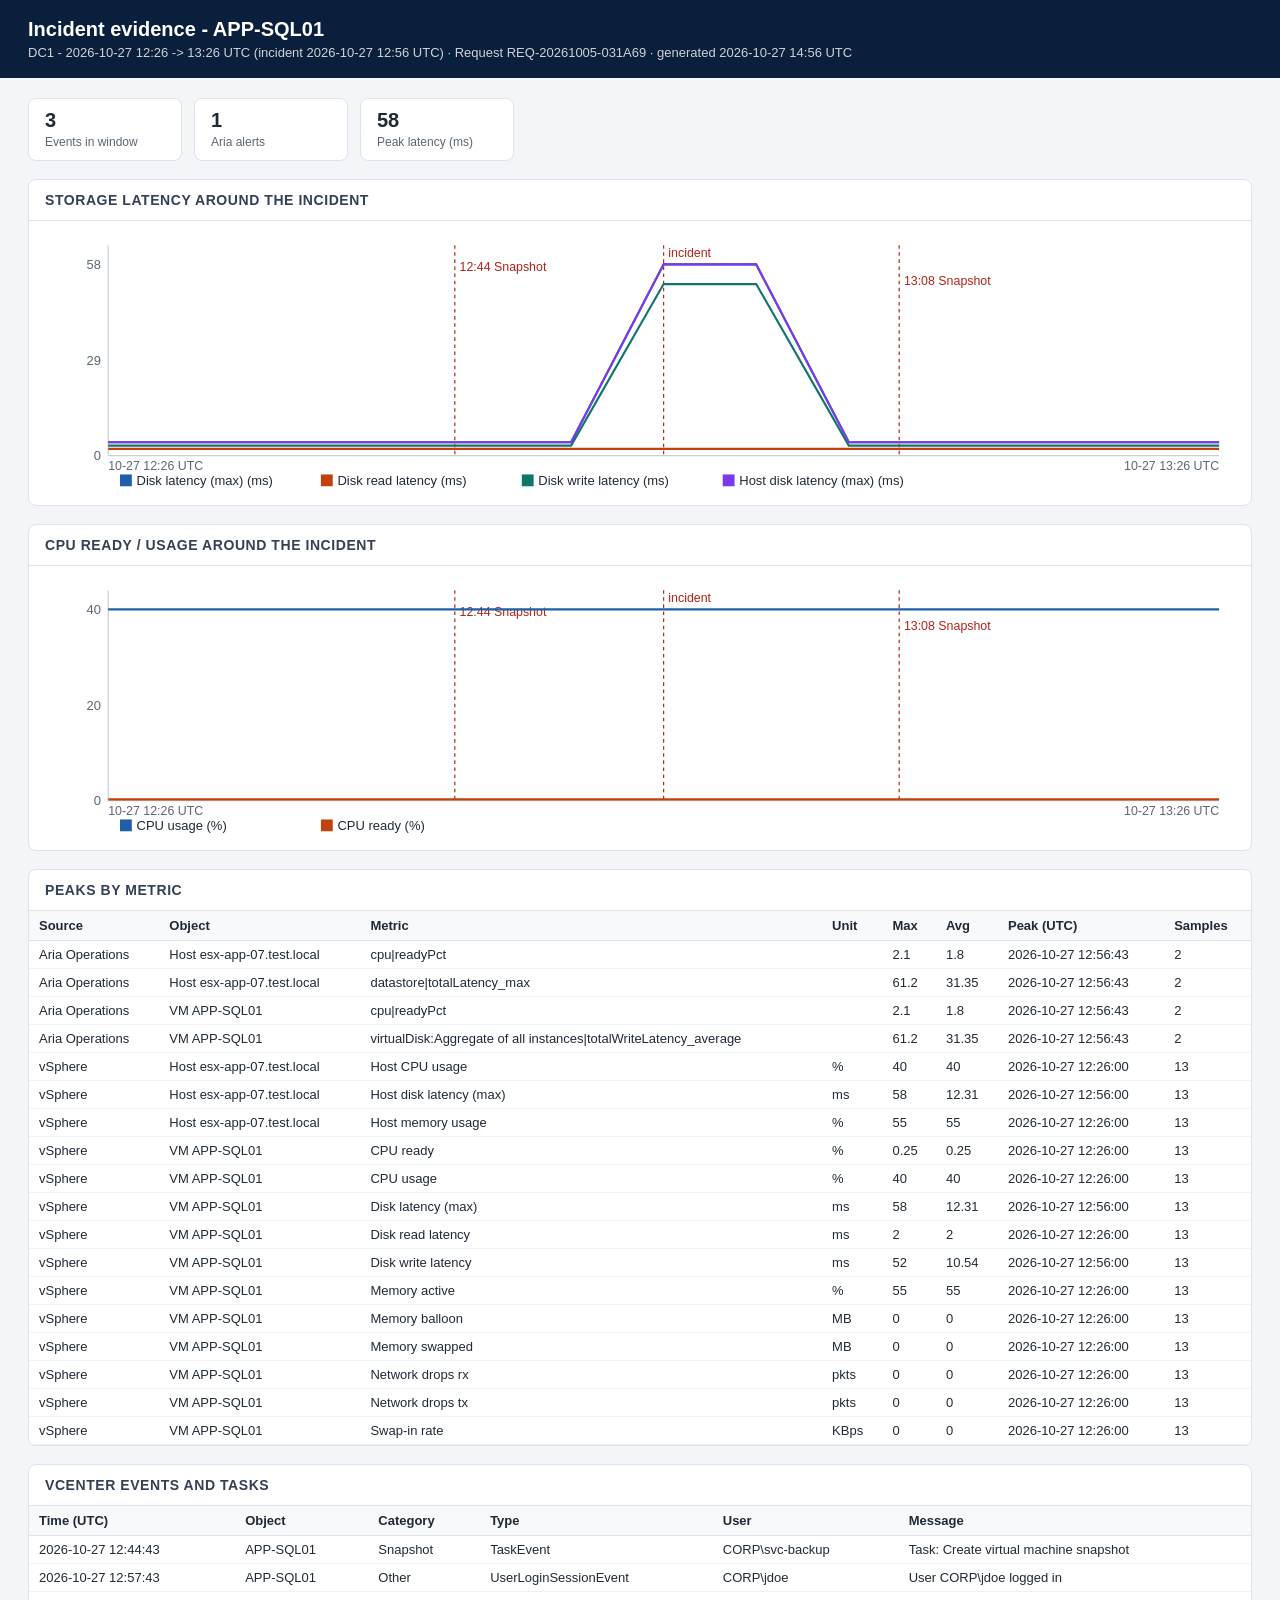
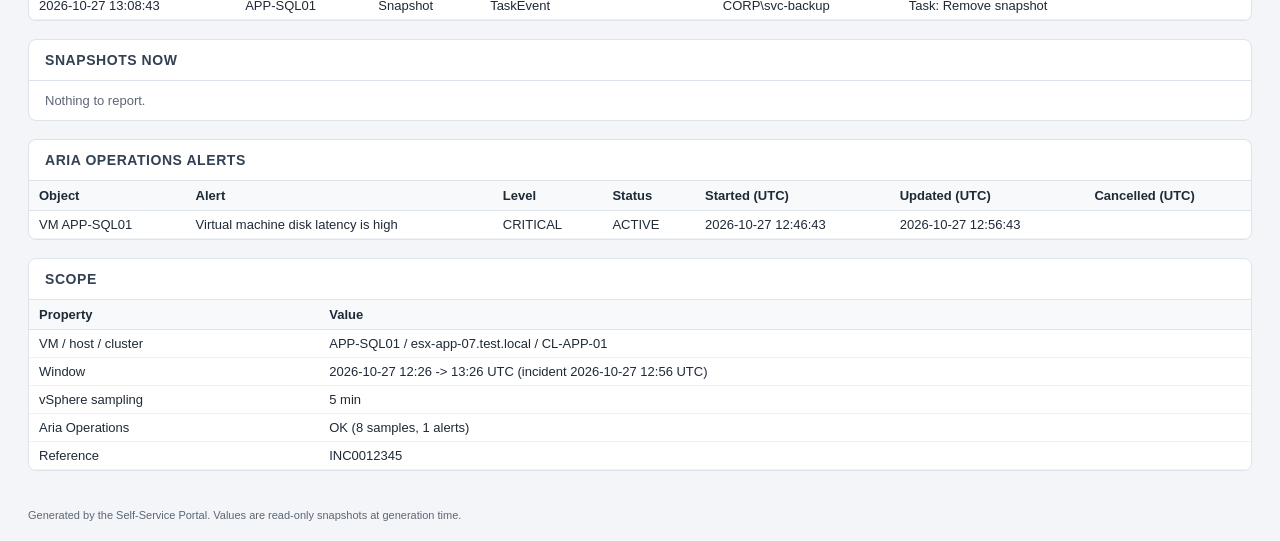
<file: demo/src/reports/incident-evidence.html>
<!doctype html><html lang="en"><head><meta charset="utf-8"><meta name="viewport" content="width=device-width, initial-scale=1">
<title>Incident evidence - APP-SQL01</title>
<style>
body{font-family:Segoe UI,Arial,sans-serif;margin:0;background:#f3f5f8;color:#1f2a37}
header{background:#0a1f3c;color:#fff;padding:18px 28px}h1{margin:0;font-size:20px}header p{margin:4px 0 0;opacity:.8;font-size:13px}
main{padding:20px 28px}.tiles{display:flex;flex-wrap:wrap;gap:12px;margin-bottom:18px}
.tile{background:#fff;border:1px solid #dde3ea;border-radius:8px;padding:10px 16px;min-width:120px}.tile b{display:block;font-size:20px}.tile span{font-size:12px;color:#5b6675}
section{background:#fff;border:1px solid #dde3ea;border-radius:8px;margin-bottom:18px;overflow:auto}
h2{font-size:14px;margin:0;padding:12px 16px;border-bottom:1px solid #dde3ea;text-transform:uppercase;letter-spacing:.04em;color:#334155}
p.note{margin:8px 16px;font-size:12px;color:#5b6675}table{border-collapse:collapse;width:100%;font-size:13px}
th{text-align:left;background:#f7f9fb;padding:7px 10px;border-bottom:1px solid #dde3ea;white-space:nowrap}td{padding:6px 10px;border-bottom:1px solid #eef1f5;vertical-align:top}
.s-ok{color:#11734b;font-weight:600}.s-warn{color:#9a6300;font-weight:600}.s-fail{color:#b42318;font-weight:600}.empty{padding:12px 16px;color:#5b6675;font-size:13px}
footer{font-size:11px;color:#5b6675;padding:0 28px 20px}
</style></head><body>
<header><h1>Incident evidence - APP-SQL01</h1><p>DC1 - 2026-10-27 12:26 -&gt; 13:26 UTC (incident 2026-10-27 12:56 UTC) &middot; Request REQ-20261005-031A69 &middot; generated 2026-10-27 14:56&nbsp;UTC</p></header><main><div class="tiles"><div class="tile"><b>3</b><span>Events in window</span></div><div class="tile"><b>1</b><span>Aria alerts</span></div><div class="tile"><b>58</b><span>Peak latency (ms)</span></div></div><section><h2>Storage latency around the incident</h2><div style="padding:10px 16px"><svg viewBox="0 0 1000 220" width="100%" role="img" aria-label="ms chart" style="max-height:260px"><line x1="50" y1="190" x2="990" y2="190" stroke="#c5ced9"/><line x1="50" y1="12" x2="50" y2="190" stroke="#c5ced9"/><text x="44" y="194" font-size="11" text-anchor="end" fill="#5b6675">0</text><text x="44" y="113.1" font-size="11" text-anchor="end" fill="#5b6675">29</text><text x="44" y="32.2" font-size="11" text-anchor="end" fill="#5b6675">58</text><line x1="520" y1="12" x2="520" y2="190" stroke="#b42318" stroke-dasharray="3 3"/><text x="524" y="22" font-size="10.5" fill="#b42318">incident</text><line x1="343.3" y1="12" x2="343.3" y2="190" stroke="#b42318" stroke-dasharray="3 3"/><text x="347.3" y="34" font-size="10.5" fill="#b42318">12:44 Snapshot</text><line x1="719.3" y1="12" x2="719.3" y2="190" stroke="#b42318" stroke-dasharray="3 3"/><text x="723.3" y="46" font-size="10.5" fill="#b42318">13:08 Snapshot</text><polyline fill="none" stroke="#1f5fa8" stroke-width="1.8" points="50,178.8 128.3,178.8 206.7,178.8 285,178.8 363.3,178.8 441.7,178.8 520,28.2 598.3,28.2 676.7,178.8 755,178.8 833.3,178.8 911.7,178.8 990,178.8"/><rect x="60" y="206" width="10" height="10" fill="#1f5fa8"/><text x="74" y="215" font-size="11" fill="#1f2a37">Disk latency (max) (ms)</text><polyline fill="none" stroke="#c2410c" stroke-width="1.8" points="50,184.4 128.3,184.4 206.7,184.4 285,184.4 363.3,184.4 441.7,184.4 520,184.4 598.3,184.4 676.7,184.4 755,184.4 833.3,184.4 911.7,184.4 990,184.4"/><rect x="230" y="206" width="10" height="10" fill="#c2410c"/><text x="244" y="215" font-size="11" fill="#1f2a37">Disk read latency (ms)</text><polyline fill="none" stroke="#0f766e" stroke-width="1.8" points="50,181.6 128.3,181.6 206.7,181.6 285,181.6 363.3,181.6 441.7,181.6 520,44.9 598.3,44.9 676.7,181.6 755,181.6 833.3,181.6 911.7,181.6 990,181.6"/><rect x="400" y="206" width="10" height="10" fill="#0f766e"/><text x="414" y="215" font-size="11" fill="#1f2a37">Disk write latency (ms)</text><polyline fill="none" stroke="#7c3aed" stroke-width="1.8" points="50,178.8 128.3,178.8 206.7,178.8 285,178.8 363.3,178.8 441.7,178.8 520,28.2 598.3,28.2 676.7,178.8 755,178.8 833.3,178.8 911.7,178.8 990,178.8"/><rect x="570" y="206" width="10" height="10" fill="#7c3aed"/><text x="584" y="215" font-size="11" fill="#1f2a37">Host disk latency (max) (ms)</text><text x="50" y="202" font-size="10.5" fill="#5b6675">10-27 12:26 UTC</text><text x="990" y="202" font-size="10.5" text-anchor="end" fill="#5b6675">10-27 13:26 UTC</text></svg></div></section><section><h2>CPU ready / usage around the incident</h2><div style="padding:10px 16px"><svg viewBox="0 0 1000 220" width="100%" role="img" aria-label="% chart" style="max-height:260px"><line x1="50" y1="190" x2="990" y2="190" stroke="#c5ced9"/><line x1="50" y1="12" x2="50" y2="190" stroke="#c5ced9"/><text x="44" y="194" font-size="11" text-anchor="end" fill="#5b6675">0</text><text x="44" y="113.1" font-size="11" text-anchor="end" fill="#5b6675">20</text><text x="44" y="32.2" font-size="11" text-anchor="end" fill="#5b6675">40</text><line x1="520" y1="12" x2="520" y2="190" stroke="#b42318" stroke-dasharray="3 3"/><text x="524" y="22" font-size="10.5" fill="#b42318">incident</text><line x1="343.3" y1="12" x2="343.3" y2="190" stroke="#b42318" stroke-dasharray="3 3"/><text x="347.3" y="34" font-size="10.5" fill="#b42318">12:44 Snapshot</text><line x1="719.3" y1="12" x2="719.3" y2="190" stroke="#b42318" stroke-dasharray="3 3"/><text x="723.3" y="46" font-size="10.5" fill="#b42318">13:08 Snapshot</text><polyline fill="none" stroke="#1f5fa8" stroke-width="1.8" points="50,28.2 128.3,28.2 206.7,28.2 285,28.2 363.3,28.2 441.7,28.2 520,28.2 598.3,28.2 676.7,28.2 755,28.2 833.3,28.2 911.7,28.2 990,28.2"/><rect x="60" y="206" width="10" height="10" fill="#1f5fa8"/><text x="74" y="215" font-size="11" fill="#1f2a37">CPU usage (%)</text><polyline fill="none" stroke="#c2410c" stroke-width="1.8" points="50,189 128.3,189 206.7,189 285,189 363.3,189 441.7,189 520,189 598.3,189 676.7,189 755,189 833.3,189 911.7,189 990,189"/><rect x="230" y="206" width="10" height="10" fill="#c2410c"/><text x="244" y="215" font-size="11" fill="#1f2a37">CPU ready (%)</text><text x="50" y="202" font-size="10.5" fill="#5b6675">10-27 12:26 UTC</text><text x="990" y="202" font-size="10.5" text-anchor="end" fill="#5b6675">10-27 13:26 UTC</text></svg></div></section><section><h2>Peaks by metric</h2><table><thead><tr><th>Source</th><th>Object</th><th>Metric</th><th>Unit</th><th>Max</th><th>Avg</th><th>Peak (UTC)</th><th>Samples</th></tr></thead><tbody><tr><td>Aria Operations</td><td>Host esx-app-07.test.local</td><td>cpu|readyPct</td><td></td><td>2.1</td><td>1.8</td><td>2026-10-27 12:56:43</td><td>2</td></tr><tr><td>Aria Operations</td><td>Host esx-app-07.test.local</td><td>datastore|totalLatency_max</td><td></td><td>61.2</td><td>31.35</td><td>2026-10-27 12:56:43</td><td>2</td></tr><tr><td>Aria Operations</td><td>VM APP-SQL01</td><td>cpu|readyPct</td><td></td><td>2.1</td><td>1.8</td><td>2026-10-27 12:56:43</td><td>2</td></tr><tr><td>Aria Operations</td><td>VM APP-SQL01</td><td>virtualDisk:Aggregate of all instances|totalWriteLatency_average</td><td></td><td>61.2</td><td>31.35</td><td>2026-10-27 12:56:43</td><td>2</td></tr><tr><td>vSphere</td><td>Host esx-app-07.test.local</td><td>Host CPU usage</td><td>%</td><td>40</td><td>40</td><td>2026-10-27 12:26:00</td><td>13</td></tr><tr><td>vSphere</td><td>Host esx-app-07.test.local</td><td>Host disk latency (max)</td><td>ms</td><td>58</td><td>12.31</td><td>2026-10-27 12:56:00</td><td>13</td></tr><tr><td>vSphere</td><td>Host esx-app-07.test.local</td><td>Host memory usage</td><td>%</td><td>55</td><td>55</td><td>2026-10-27 12:26:00</td><td>13</td></tr><tr><td>vSphere</td><td>VM APP-SQL01</td><td>CPU ready</td><td>%</td><td>0.25</td><td>0.25</td><td>2026-10-27 12:26:00</td><td>13</td></tr><tr><td>vSphere</td><td>VM APP-SQL01</td><td>CPU usage</td><td>%</td><td>40</td><td>40</td><td>2026-10-27 12:26:00</td><td>13</td></tr><tr><td>vSphere</td><td>VM APP-SQL01</td><td>Disk latency (max)</td><td>ms</td><td>58</td><td>12.31</td><td>2026-10-27 12:56:00</td><td>13</td></tr><tr><td>vSphere</td><td>VM APP-SQL01</td><td>Disk read latency</td><td>ms</td><td>2</td><td>2</td><td>2026-10-27 12:26:00</td><td>13</td></tr><tr><td>vSphere</td><td>VM APP-SQL01</td><td>Disk write latency</td><td>ms</td><td>52</td><td>10.54</td><td>2026-10-27 12:56:00</td><td>13</td></tr><tr><td>vSphere</td><td>VM APP-SQL01</td><td>Memory active</td><td>%</td><td>55</td><td>55</td><td>2026-10-27 12:26:00</td><td>13</td></tr><tr><td>vSphere</td><td>VM APP-SQL01</td><td>Memory balloon</td><td>MB</td><td>0</td><td>0</td><td>2026-10-27 12:26:00</td><td>13</td></tr><tr><td>vSphere</td><td>VM APP-SQL01</td><td>Memory swapped</td><td>MB</td><td>0</td><td>0</td><td>2026-10-27 12:26:00</td><td>13</td></tr><tr><td>vSphere</td><td>VM APP-SQL01</td><td>Network drops rx</td><td>pkts</td><td>0</td><td>0</td><td>2026-10-27 12:26:00</td><td>13</td></tr><tr><td>vSphere</td><td>VM APP-SQL01</td><td>Network drops tx</td><td>pkts</td><td>0</td><td>0</td><td>2026-10-27 12:26:00</td><td>13</td></tr><tr><td>vSphere</td><td>VM APP-SQL01</td><td>Swap-in rate</td><td>KBps</td><td>0</td><td>0</td><td>2026-10-27 12:26:00</td><td>13</td></tr></tbody></table></section><section><h2>vCenter events and tasks</h2><table><thead><tr><th>Time (UTC)</th><th>Object</th><th>Category</th><th>Type</th><th>User</th><th>Message</th></tr></thead><tbody><tr><td>2026-10-27 12:44:43</td><td>APP-SQL01</td><td>Snapshot</td><td>TaskEvent</td><td>CORP\svc-backup</td><td>Task: Create virtual machine snapshot</td></tr><tr><td>2026-10-27 12:57:43</td><td>APP-SQL01</td><td>Other</td><td>UserLoginSessionEvent</td><td>CORP\jdoe</td><td>User CORP\jdoe logged in</td></tr><tr><td>2026-10-27 13:08:43</td><td>APP-SQL01</td><td>Snapshot</td><td>TaskEvent</td><td>CORP\svc-backup</td><td>Task: Remove snapshot</td></tr></tbody></table></section><section><h2>Snapshots now</h2><div class="empty">Nothing to report.</div></section><section><h2>Aria Operations alerts</h2><table><thead><tr><th>Object</th><th>Alert</th><th>Level</th><th>Status</th><th>Started (UTC)</th><th>Updated (UTC)</th><th>Cancelled (UTC)</th></tr></thead><tbody><tr><td>VM APP-SQL01</td><td>Virtual machine disk latency is high</td><td>CRITICAL</td><td>ACTIVE</td><td>2026-10-27 12:46:43</td><td>2026-10-27 12:56:43</td><td></td></tr></tbody></table></section><section><h2>Scope</h2><table><thead><tr><th>Property</th><th>Value</th></tr></thead><tbody><tr><td>VM / host / cluster</td><td>APP-SQL01 / esx-app-07.test.local / CL-APP-01</td></tr><tr><td>Window</td><td>2026-10-27 12:26 -&gt; 13:26 UTC (incident 2026-10-27 12:56 UTC)</td></tr><tr><td>vSphere sampling</td><td>5 min</td></tr><tr><td>Aria Operations</td><td>OK (8 samples, 1 alerts)</td></tr><tr><td>Reference</td><td>INC0012345</td></tr></tbody></table></section></main><footer>Generated by the Self-Service Portal. Values are read-only snapshots at generation time.</footer></body></html>
</file>
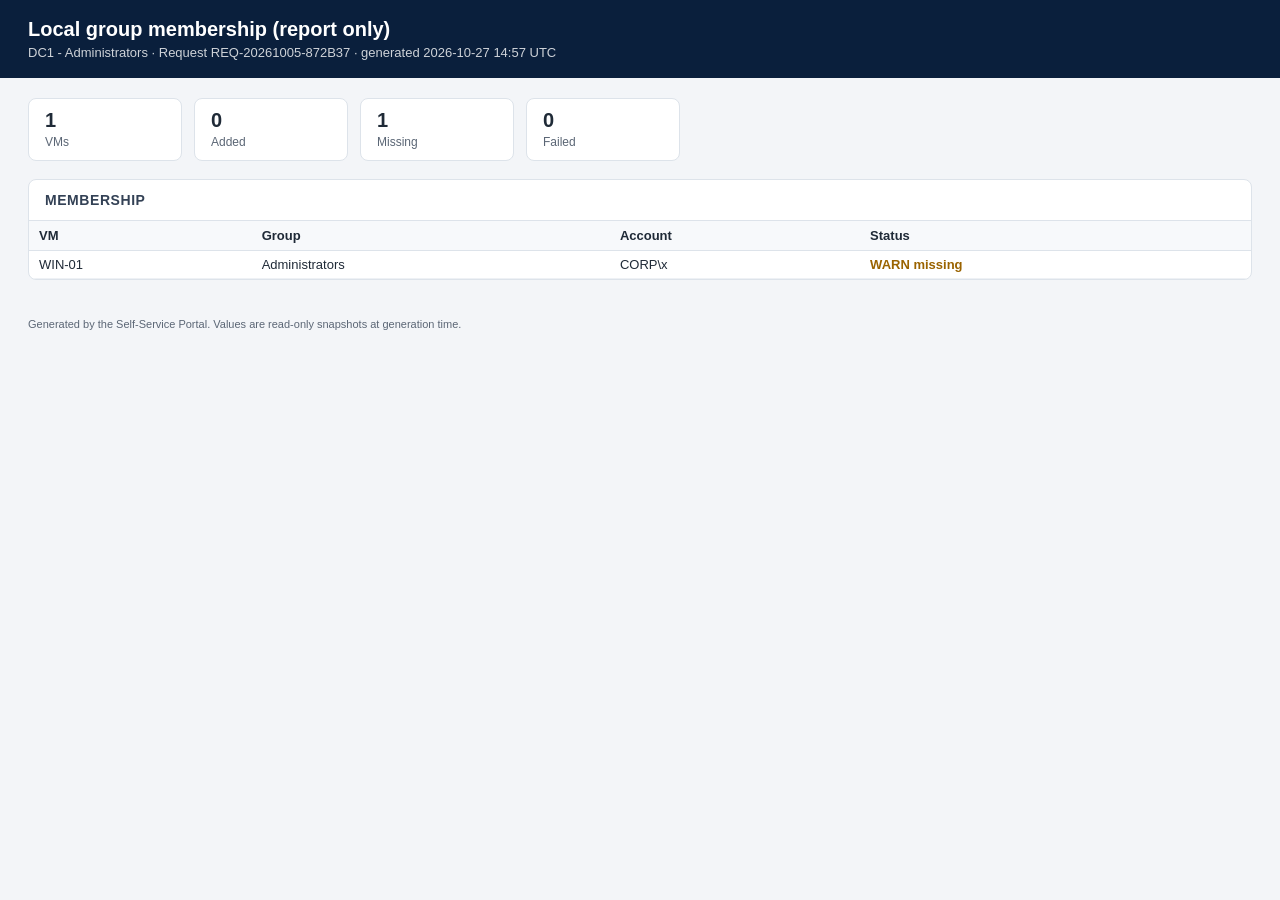
<file: demo/src/reports/local-groups.html>
<!doctype html><html lang="en"><head><meta charset="utf-8"><meta name="viewport" content="width=device-width, initial-scale=1">
<title>Local group membership (report only)</title>
<style>
body{font-family:Segoe UI,Arial,sans-serif;margin:0;background:#f3f5f8;color:#1f2a37}
header{background:#0a1f3c;color:#fff;padding:18px 28px}h1{margin:0;font-size:20px}header p{margin:4px 0 0;opacity:.8;font-size:13px}
main{padding:20px 28px}.tiles{display:flex;flex-wrap:wrap;gap:12px;margin-bottom:18px}
.tile{background:#fff;border:1px solid #dde3ea;border-radius:8px;padding:10px 16px;min-width:120px}.tile b{display:block;font-size:20px}.tile span{font-size:12px;color:#5b6675}
section{background:#fff;border:1px solid #dde3ea;border-radius:8px;margin-bottom:18px;overflow:auto}
h2{font-size:14px;margin:0;padding:12px 16px;border-bottom:1px solid #dde3ea;text-transform:uppercase;letter-spacing:.04em;color:#334155}
p.note{margin:8px 16px;font-size:12px;color:#5b6675}table{border-collapse:collapse;width:100%;font-size:13px}
th{text-align:left;background:#f7f9fb;padding:7px 10px;border-bottom:1px solid #dde3ea;white-space:nowrap}td{padding:6px 10px;border-bottom:1px solid #eef1f5;vertical-align:top}
.s-ok{color:#11734b;font-weight:600}.s-warn{color:#9a6300;font-weight:600}.s-fail{color:#b42318;font-weight:600}.empty{padding:12px 16px;color:#5b6675;font-size:13px}
footer{font-size:11px;color:#5b6675;padding:0 28px 20px}
</style></head><body>
<header><h1>Local group membership (report only)</h1><p>DC1 - Administrators &middot; Request REQ-20261005-872B37 &middot; generated 2026-10-27 14:57&nbsp;UTC</p></header><main><div class="tiles"><div class="tile"><b>1</b><span>VMs</span></div><div class="tile"><b>0</b><span>Added</span></div><div class="tile"><b>1</b><span>Missing</span></div><div class="tile"><b>0</b><span>Failed</span></div></div><section><h2>Membership</h2><table><thead><tr><th>VM</th><th>Group</th><th>Account</th><th>Status</th></tr></thead><tbody><tr><td>WIN-01</td><td>Administrators</td><td>CORP\x</td><td class="s-warn">WARN missing</td></tr></tbody></table></section></main><footer>Generated by the Self-Service Portal. Values are read-only snapshots at generation time.</footer></body></html>
</file>
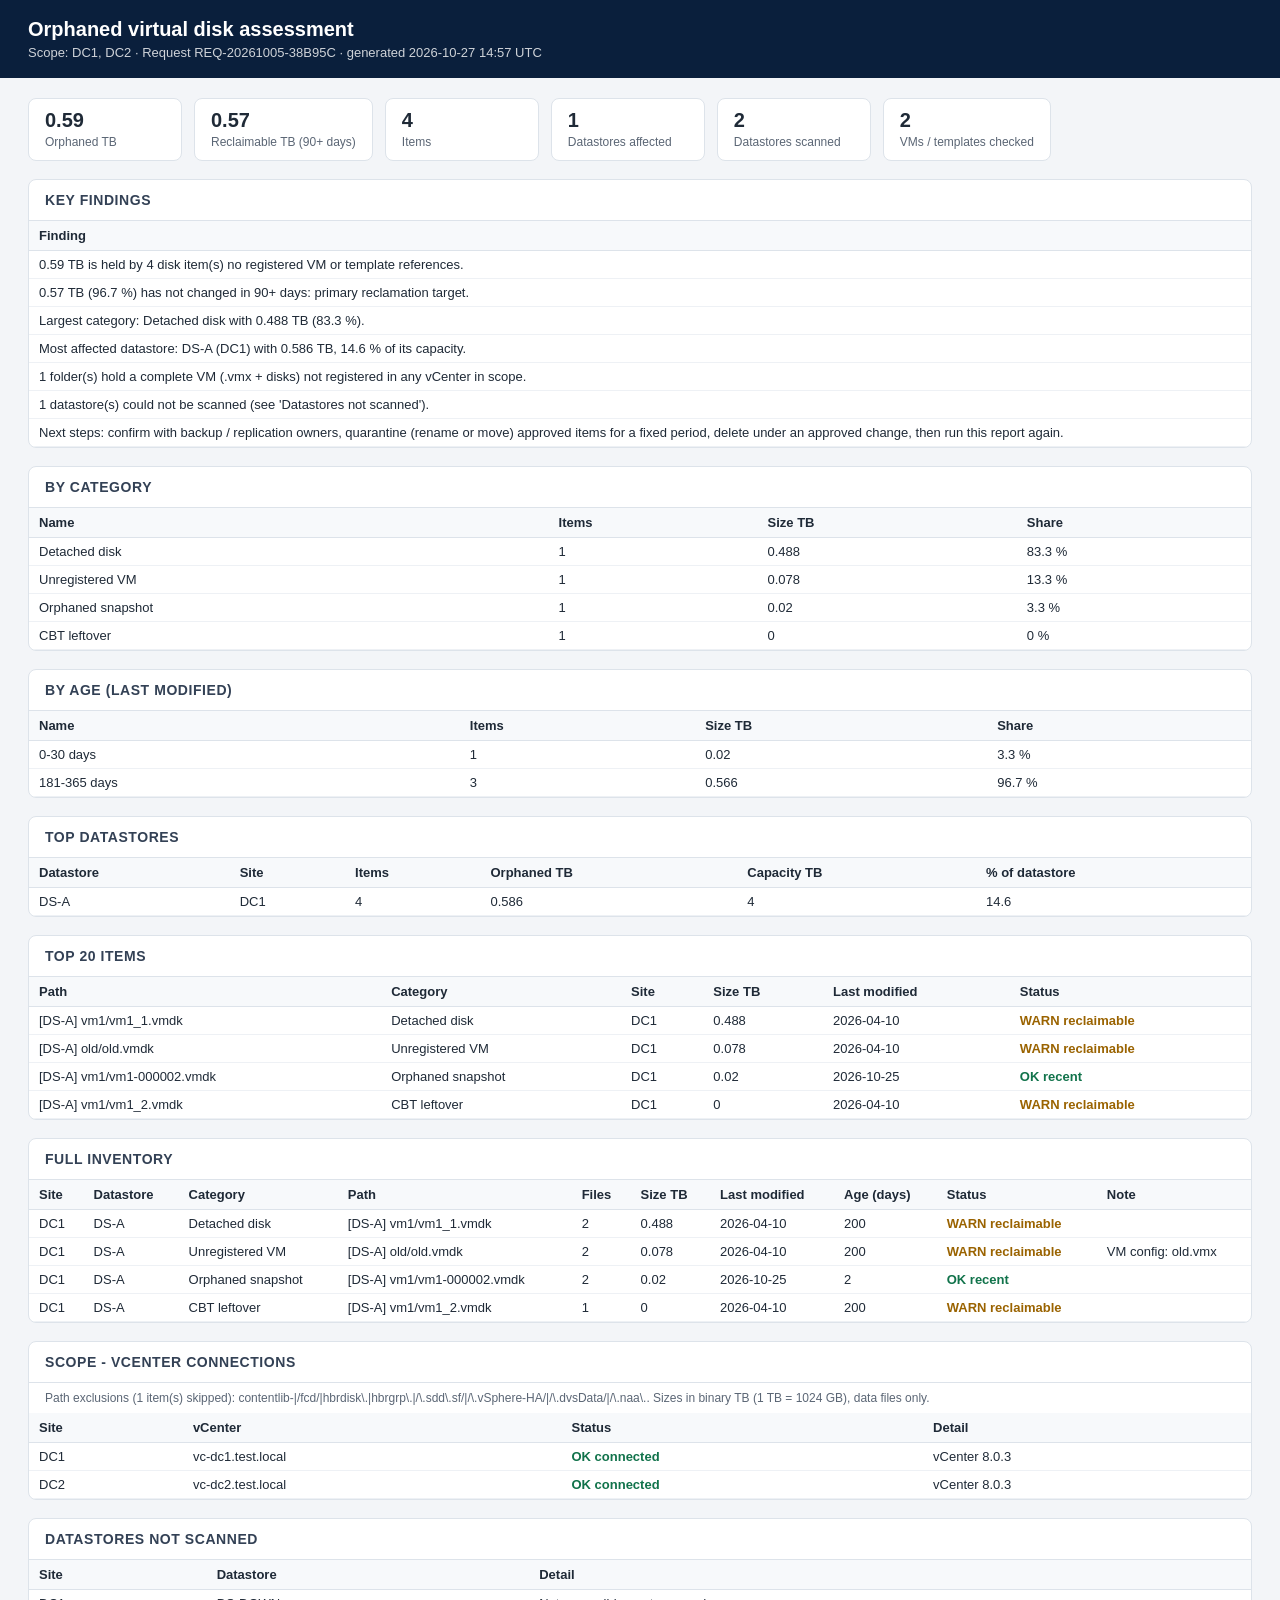
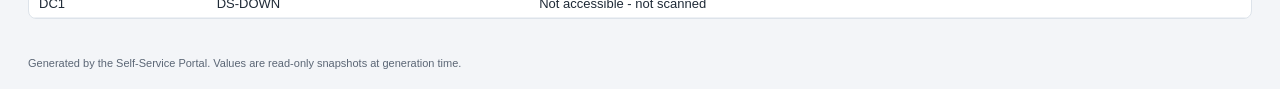
<file: demo/src/reports/orphaned-vmdk.html>
<!doctype html><html lang="en"><head><meta charset="utf-8"><meta name="viewport" content="width=device-width, initial-scale=1">
<title>Orphaned virtual disk assessment</title>
<style>
body{font-family:Segoe UI,Arial,sans-serif;margin:0;background:#f3f5f8;color:#1f2a37}
header{background:#0a1f3c;color:#fff;padding:18px 28px}h1{margin:0;font-size:20px}header p{margin:4px 0 0;opacity:.8;font-size:13px}
main{padding:20px 28px}.tiles{display:flex;flex-wrap:wrap;gap:12px;margin-bottom:18px}
.tile{background:#fff;border:1px solid #dde3ea;border-radius:8px;padding:10px 16px;min-width:120px}.tile b{display:block;font-size:20px}.tile span{font-size:12px;color:#5b6675}
section{background:#fff;border:1px solid #dde3ea;border-radius:8px;margin-bottom:18px;overflow:auto}
h2{font-size:14px;margin:0;padding:12px 16px;border-bottom:1px solid #dde3ea;text-transform:uppercase;letter-spacing:.04em;color:#334155}
p.note{margin:8px 16px;font-size:12px;color:#5b6675}table{border-collapse:collapse;width:100%;font-size:13px}
th{text-align:left;background:#f7f9fb;padding:7px 10px;border-bottom:1px solid #dde3ea;white-space:nowrap}td{padding:6px 10px;border-bottom:1px solid #eef1f5;vertical-align:top}
.s-ok{color:#11734b;font-weight:600}.s-warn{color:#9a6300;font-weight:600}.s-fail{color:#b42318;font-weight:600}.empty{padding:12px 16px;color:#5b6675;font-size:13px}
footer{font-size:11px;color:#5b6675;padding:0 28px 20px}
</style></head><body>
<header><h1>Orphaned virtual disk assessment</h1><p>Scope: DC1, DC2 &middot; Request REQ-20261005-38B95C &middot; generated 2026-10-27 14:57&nbsp;UTC</p></header><main><div class="tiles"><div class="tile"><b>0.59</b><span>Orphaned TB</span></div><div class="tile"><b>0.57</b><span>Reclaimable TB (90+ days)</span></div><div class="tile"><b>4</b><span>Items</span></div><div class="tile"><b>1</b><span>Datastores affected</span></div><div class="tile"><b>2</b><span>Datastores scanned</span></div><div class="tile"><b>2</b><span>VMs / templates checked</span></div></div><section><h2>Key findings</h2><table><thead><tr><th>Finding</th></tr></thead><tbody><tr><td>0.59 TB is held by 4 disk item(s) no registered VM or template references.</td></tr><tr><td>0.57 TB (96.7 %) has not changed in 90+ days: primary reclamation target.</td></tr><tr><td>Largest category: Detached disk with 0.488 TB (83.3 %).</td></tr><tr><td>Most affected datastore: DS-A (DC1) with 0.586 TB, 14.6 % of its capacity.</td></tr><tr><td>1 folder(s) hold a complete VM (.vmx + disks) not registered in any vCenter in scope.</td></tr><tr><td>1 datastore(s) could not be scanned (see &#39;Datastores not scanned&#39;).</td></tr><tr><td>Next steps: confirm with backup / replication owners, quarantine (rename or move) approved items for a fixed period, delete under an approved change, then run this report again.</td></tr></tbody></table></section><section><h2>By category</h2><table><thead><tr><th>Name</th><th>Items</th><th>Size TB</th><th>Share</th></tr></thead><tbody><tr><td>Detached disk</td><td>1</td><td>0.488</td><td>83.3 %</td></tr><tr><td>Unregistered VM</td><td>1</td><td>0.078</td><td>13.3 %</td></tr><tr><td>Orphaned snapshot</td><td>1</td><td>0.02</td><td>3.3 %</td></tr><tr><td>CBT leftover</td><td>1</td><td>0</td><td>0 %</td></tr></tbody></table></section><section><h2>By age (last modified)</h2><table><thead><tr><th>Name</th><th>Items</th><th>Size TB</th><th>Share</th></tr></thead><tbody><tr><td>0-30 days</td><td>1</td><td>0.02</td><td>3.3 %</td></tr><tr><td>181-365 days</td><td>3</td><td>0.566</td><td>96.7 %</td></tr></tbody></table></section><section><h2>Top datastores</h2><table><thead><tr><th>Datastore</th><th>Site</th><th>Items</th><th>Orphaned TB</th><th>Capacity TB</th><th>% of datastore</th></tr></thead><tbody><tr><td>DS-A</td><td>DC1</td><td>4</td><td>0.586</td><td>4</td><td>14.6</td></tr></tbody></table></section><section><h2>Top 20 items</h2><table><thead><tr><th>Path</th><th>Category</th><th>Site</th><th>Size TB</th><th>Last modified</th><th>Status</th></tr></thead><tbody><tr><td>[DS-A] vm1/vm1_1.vmdk</td><td>Detached disk</td><td>DC1</td><td>0.488</td><td>2026-04-10</td><td class="s-warn">WARN reclaimable</td></tr><tr><td>[DS-A] old/old.vmdk</td><td>Unregistered VM</td><td>DC1</td><td>0.078</td><td>2026-04-10</td><td class="s-warn">WARN reclaimable</td></tr><tr><td>[DS-A] vm1/vm1-000002.vmdk</td><td>Orphaned snapshot</td><td>DC1</td><td>0.02</td><td>2026-10-25</td><td class="s-ok">OK recent</td></tr><tr><td>[DS-A] vm1/vm1_2.vmdk</td><td>CBT leftover</td><td>DC1</td><td>0</td><td>2026-04-10</td><td class="s-warn">WARN reclaimable</td></tr></tbody></table></section><section><h2>Full inventory</h2><table><thead><tr><th>Site</th><th>Datastore</th><th>Category</th><th>Path</th><th>Files</th><th>Size TB</th><th>Last modified</th><th>Age (days)</th><th>Status</th><th>Note</th></tr></thead><tbody><tr><td>DC1</td><td>DS-A</td><td>Detached disk</td><td>[DS-A] vm1/vm1_1.vmdk</td><td>2</td><td>0.488</td><td>2026-04-10</td><td>200</td><td class="s-warn">WARN reclaimable</td><td></td></tr><tr><td>DC1</td><td>DS-A</td><td>Unregistered VM</td><td>[DS-A] old/old.vmdk</td><td>2</td><td>0.078</td><td>2026-04-10</td><td>200</td><td class="s-warn">WARN reclaimable</td><td>VM config: old.vmx</td></tr><tr><td>DC1</td><td>DS-A</td><td>Orphaned snapshot</td><td>[DS-A] vm1/vm1-000002.vmdk</td><td>2</td><td>0.02</td><td>2026-10-25</td><td>2</td><td class="s-ok">OK recent</td><td></td></tr><tr><td>DC1</td><td>DS-A</td><td>CBT leftover</td><td>[DS-A] vm1/vm1_2.vmdk</td><td>1</td><td>0</td><td>2026-04-10</td><td>200</td><td class="s-warn">WARN reclaimable</td><td></td></tr></tbody></table></section><section><h2>Scope - vCenter connections</h2><p class="note">Path exclusions (1 item(s) skipped): contentlib-|/fcd/|hbrdisk\.|hbrgrp\.|/\.sdd\.sf/|/\.vSphere-HA/|/\.dvsData/|/\.naa\.. Sizes in binary TB (1 TB = 1024 GB), data files only.</p><table><thead><tr><th>Site</th><th>vCenter</th><th>Status</th><th>Detail</th></tr></thead><tbody><tr><td>DC1</td><td>vc-dc1.test.local</td><td class="s-ok">OK connected</td><td>vCenter 8.0.3</td></tr><tr><td>DC2</td><td>vc-dc2.test.local</td><td class="s-ok">OK connected</td><td>vCenter 8.0.3</td></tr></tbody></table></section><section><h2>Datastores not scanned</h2><table><thead><tr><th>Site</th><th>Datastore</th><th>Detail</th></tr></thead><tbody><tr><td>DC1</td><td>DS-DOWN</td><td>Not accessible - not scanned</td></tr></tbody></table></section></main><footer>Generated by the Self-Service Portal. Values are read-only snapshots at generation time.</footer></body></html>
</file>
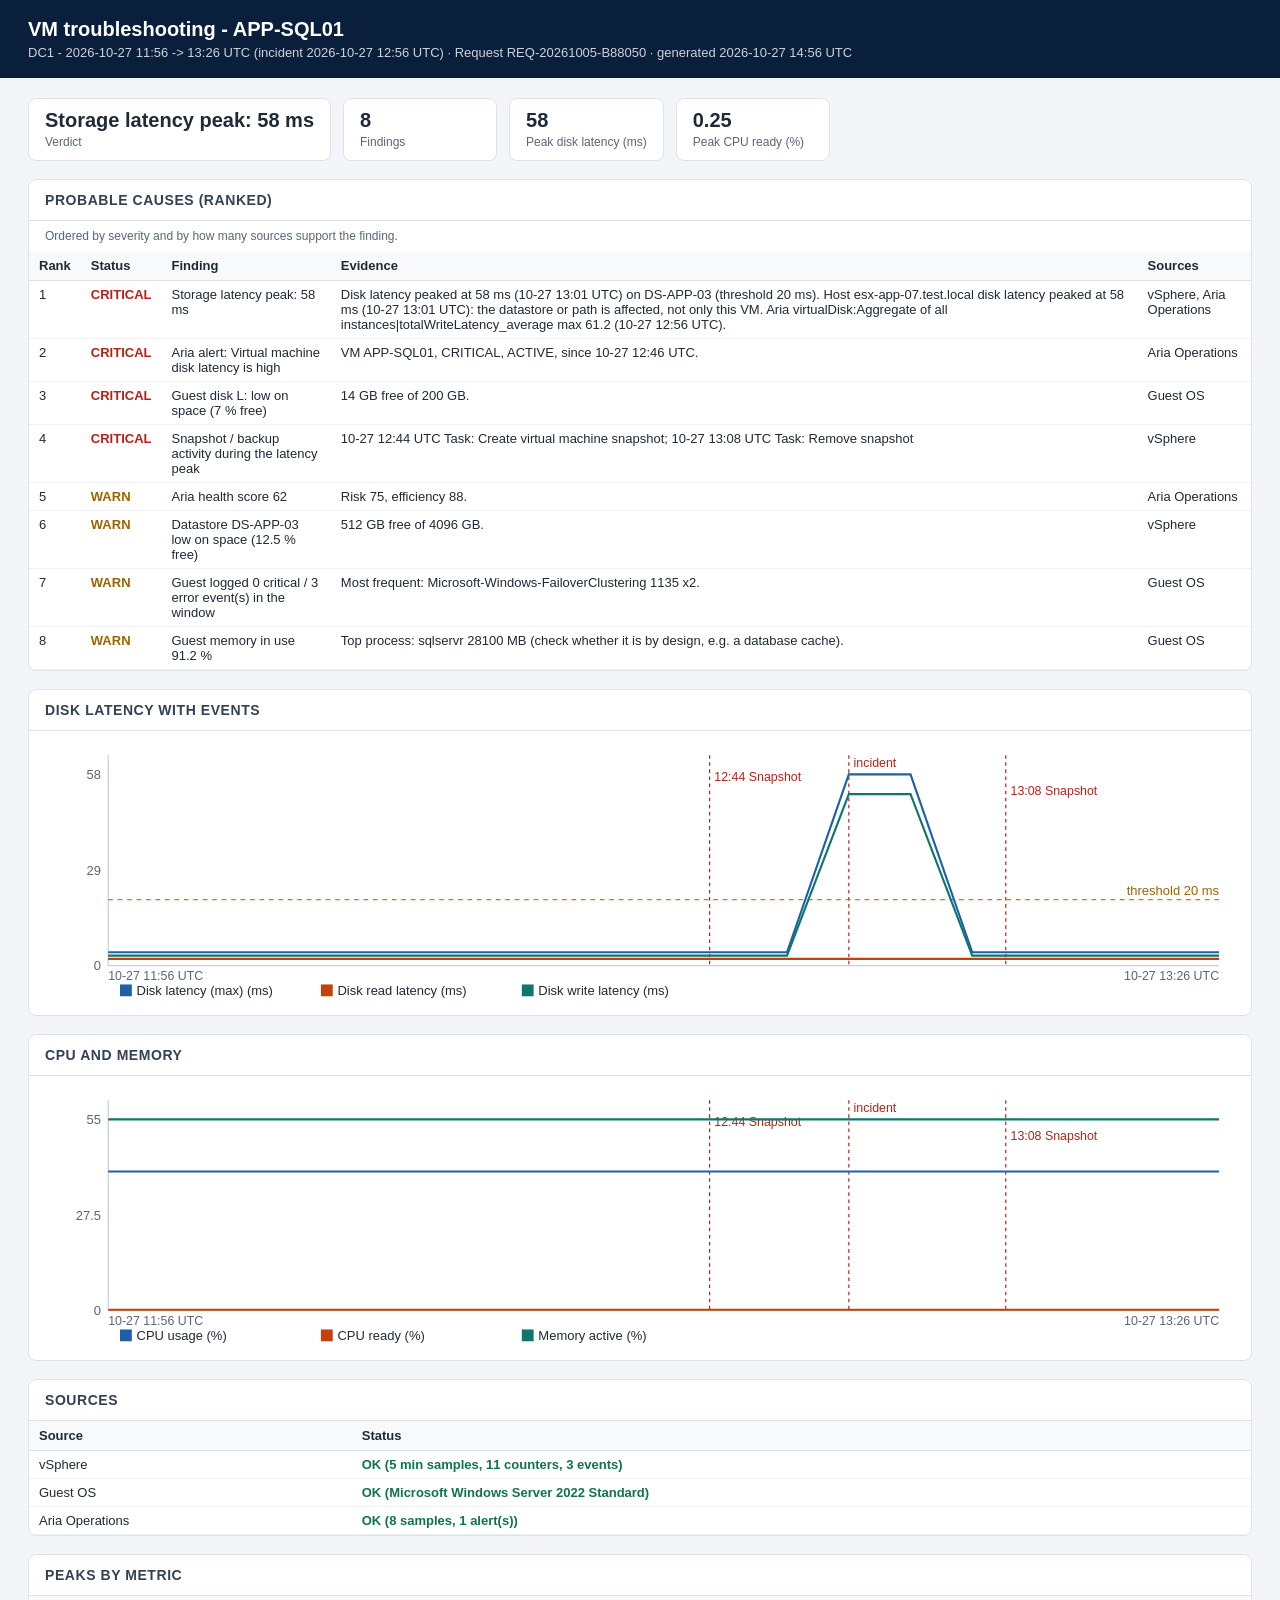
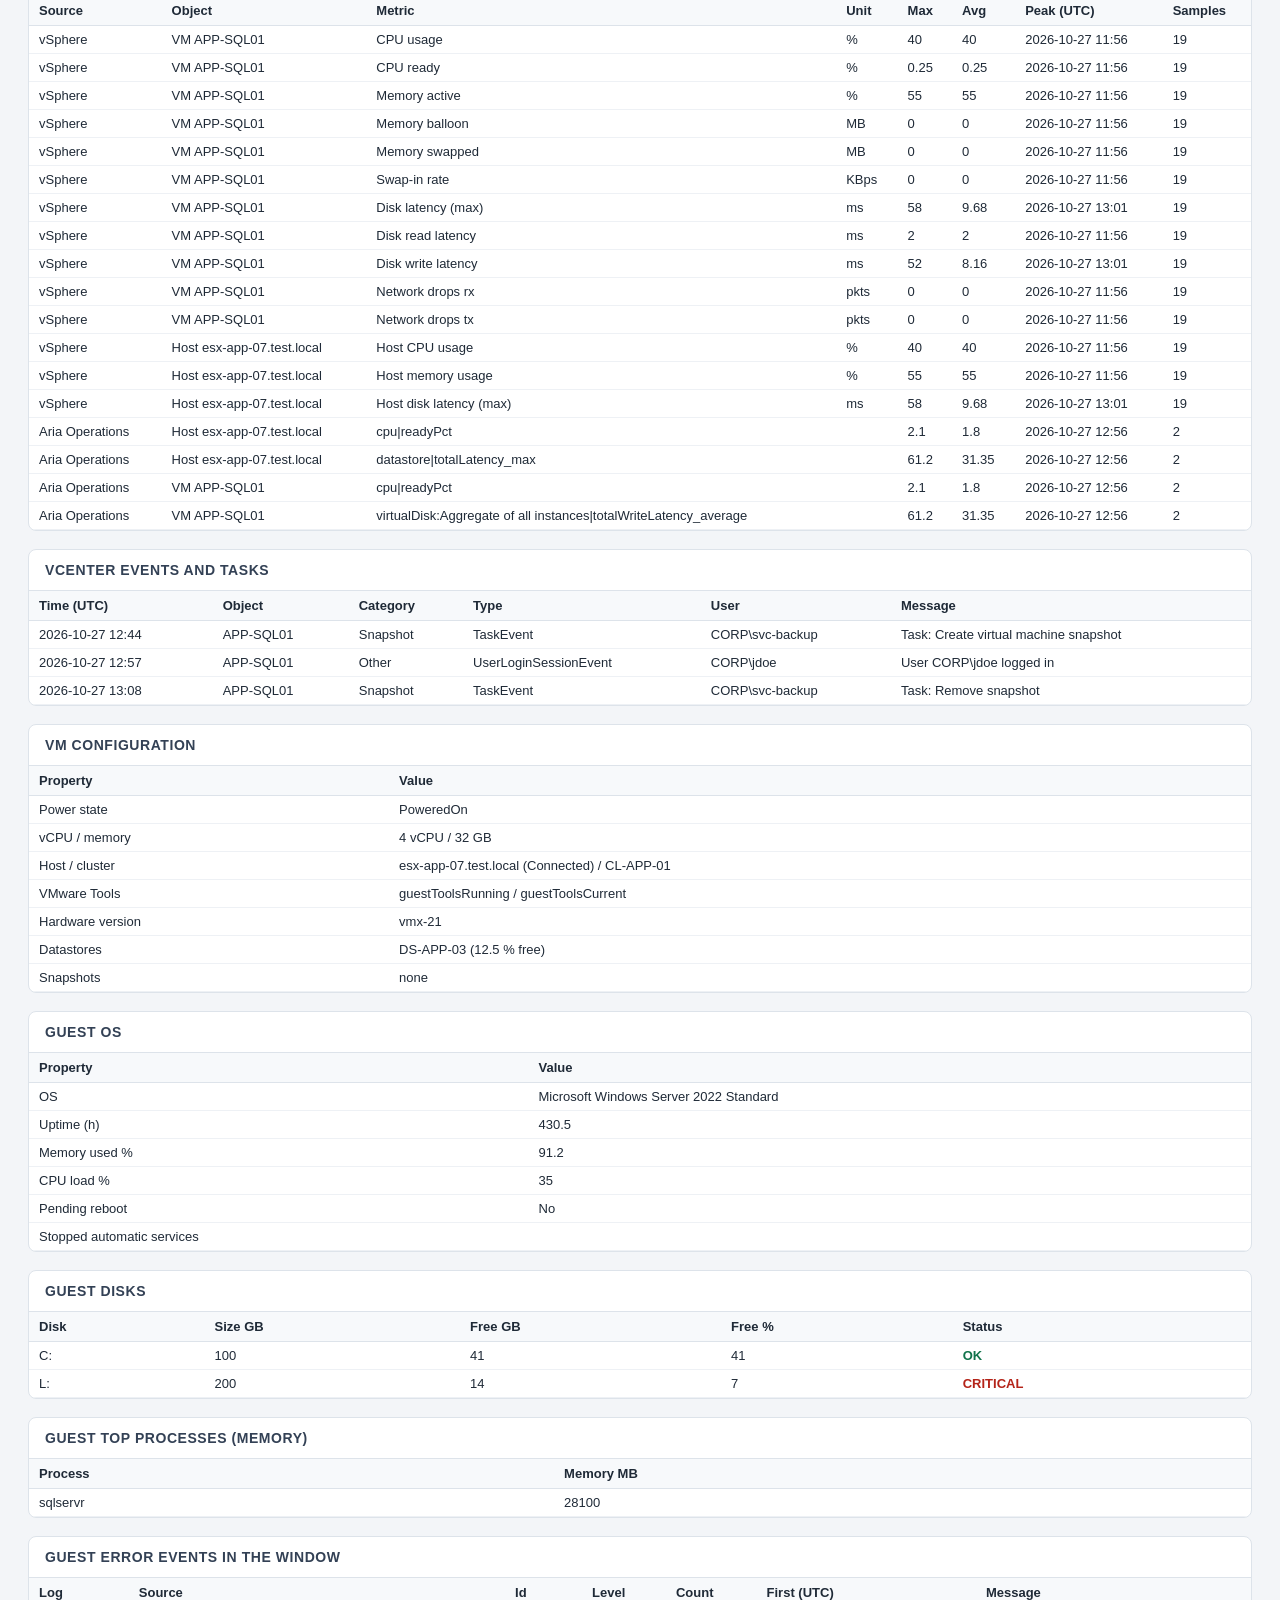
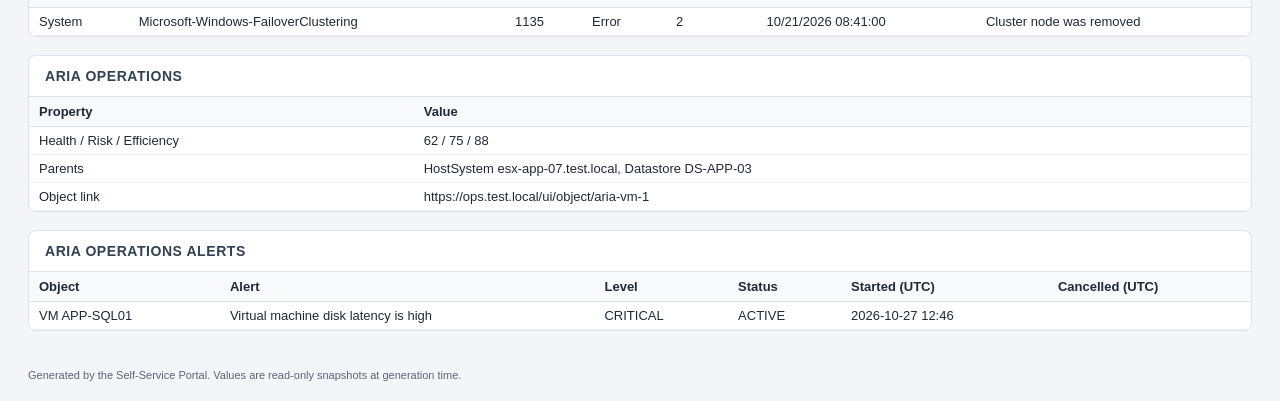
<file: demo/src/reports/troubleshooting.html>
<!doctype html><html lang="en"><head><meta charset="utf-8"><meta name="viewport" content="width=device-width, initial-scale=1">
<title>VM troubleshooting - APP-SQL01</title>
<style>
body{font-family:Segoe UI,Arial,sans-serif;margin:0;background:#f3f5f8;color:#1f2a37}
header{background:#0a1f3c;color:#fff;padding:18px 28px}h1{margin:0;font-size:20px}header p{margin:4px 0 0;opacity:.8;font-size:13px}
main{padding:20px 28px}.tiles{display:flex;flex-wrap:wrap;gap:12px;margin-bottom:18px}
.tile{background:#fff;border:1px solid #dde3ea;border-radius:8px;padding:10px 16px;min-width:120px}.tile b{display:block;font-size:20px}.tile span{font-size:12px;color:#5b6675}
section{background:#fff;border:1px solid #dde3ea;border-radius:8px;margin-bottom:18px;overflow:auto}
h2{font-size:14px;margin:0;padding:12px 16px;border-bottom:1px solid #dde3ea;text-transform:uppercase;letter-spacing:.04em;color:#334155}
p.note{margin:8px 16px;font-size:12px;color:#5b6675}table{border-collapse:collapse;width:100%;font-size:13px}
th{text-align:left;background:#f7f9fb;padding:7px 10px;border-bottom:1px solid #dde3ea;white-space:nowrap}td{padding:6px 10px;border-bottom:1px solid #eef1f5;vertical-align:top}
.s-ok{color:#11734b;font-weight:600}.s-warn{color:#9a6300;font-weight:600}.s-fail{color:#b42318;font-weight:600}.empty{padding:12px 16px;color:#5b6675;font-size:13px}
footer{font-size:11px;color:#5b6675;padding:0 28px 20px}
</style></head><body>
<header><h1>VM troubleshooting - APP-SQL01</h1><p>DC1 - 2026-10-27 11:56 -&gt; 13:26 UTC (incident 2026-10-27 12:56 UTC) &middot; Request REQ-20261005-B88050 &middot; generated 2026-10-27 14:56&nbsp;UTC</p></header><main><div class="tiles"><div class="tile"><b>Storage latency peak: 58 ms</b><span>Verdict</span></div><div class="tile"><b>8</b><span>Findings</span></div><div class="tile"><b>58</b><span>Peak disk latency (ms)</span></div><div class="tile"><b>0.25</b><span>Peak CPU ready (%)</span></div></div><section><h2>Probable causes (ranked)</h2><p class="note">Ordered by severity and by how many sources support the finding.</p><table><thead><tr><th>Rank</th><th>Status</th><th>Finding</th><th>Evidence</th><th>Sources</th></tr></thead><tbody><tr><td>1</td><td class="s-fail">CRITICAL</td><td>Storage latency peak: 58 ms</td><td>Disk latency peaked at 58 ms (10-27 13:01 UTC) on DS-APP-03 (threshold 20 ms). Host esx-app-07.test.local disk latency peaked at 58 ms (10-27 13:01 UTC): the datastore or path is affected, not only this VM. Aria virtualDisk:Aggregate of all instances|totalWriteLatency_average max 61.2 (10-27 12:56 UTC).</td><td>vSphere, Aria Operations</td></tr><tr><td>2</td><td class="s-fail">CRITICAL</td><td>Aria alert: Virtual machine disk latency is high</td><td>VM APP-SQL01, CRITICAL, ACTIVE, since 10-27 12:46 UTC.</td><td>Aria Operations</td></tr><tr><td>3</td><td class="s-fail">CRITICAL</td><td>Guest disk L: low on space (7 % free)</td><td>14 GB free of 200 GB.</td><td>Guest OS</td></tr><tr><td>4</td><td class="s-fail">CRITICAL</td><td>Snapshot / backup activity during the latency peak</td><td>10-27 12:44 UTC Task: Create virtual machine snapshot; 10-27 13:08 UTC Task: Remove snapshot</td><td>vSphere</td></tr><tr><td>5</td><td class="s-warn">WARN</td><td>Aria health score 62</td><td>Risk 75, efficiency 88.</td><td>Aria Operations</td></tr><tr><td>6</td><td class="s-warn">WARN</td><td>Datastore DS-APP-03 low on space (12.5 % free)</td><td>512 GB free of 4096 GB.</td><td>vSphere</td></tr><tr><td>7</td><td class="s-warn">WARN</td><td>Guest logged 0 critical / 3 error event(s) in the window</td><td>Most frequent: Microsoft-Windows-FailoverClustering 1135 x2.</td><td>Guest OS</td></tr><tr><td>8</td><td class="s-warn">WARN</td><td>Guest memory in use 91.2 %</td><td>Top process: sqlservr 28100 MB (check whether it is by design, e.g. a database cache).</td><td>Guest OS</td></tr></tbody></table></section><section><h2>Disk latency with events</h2><div style="padding:10px 16px"><svg viewBox="0 0 1000 220" width="100%" role="img" aria-label="ms chart" style="max-height:260px"><line x1="50" y1="190" x2="990" y2="190" stroke="#c5ced9"/><line x1="50" y1="12" x2="50" y2="190" stroke="#c5ced9"/><text x="44" y="194" font-size="11" text-anchor="end" fill="#5b6675">0</text><text x="44" y="113.1" font-size="11" text-anchor="end" fill="#5b6675">29</text><text x="44" y="32.2" font-size="11" text-anchor="end" fill="#5b6675">58</text><line x1="50" y1="134.2" x2="990" y2="134.2" stroke="#d97706" stroke-dasharray="4 4"/><text x="990" y="130.2" font-size="11" text-anchor="end" fill="#9a6300">threshold 20 ms</text><line x1="676.7" y1="12" x2="676.7" y2="190" stroke="#b42318" stroke-dasharray="3 3"/><text x="680.7" y="22" font-size="10.5" fill="#b42318">incident</text><line x1="558.9" y1="12" x2="558.9" y2="190" stroke="#b42318" stroke-dasharray="3 3"/><text x="562.9" y="34" font-size="10.5" fill="#b42318">12:44 Snapshot</text><line x1="809.5" y1="12" x2="809.5" y2="190" stroke="#b42318" stroke-dasharray="3 3"/><text x="813.5" y="46" font-size="10.5" fill="#b42318">13:08 Snapshot</text><polyline fill="none" stroke="#1f5fa8" stroke-width="1.8" points="50,178.8 102.2,178.8 154.4,178.8 206.7,178.8 258.9,178.8 311.1,178.8 363.3,178.8 415.6,178.8 467.8,178.8 520,178.8 572.2,178.8 624.4,178.8 676.7,28.2 728.9,28.2 781.1,178.8 833.3,178.8 885.6,178.8 937.8,178.8 990,178.8"/><rect x="60" y="206" width="10" height="10" fill="#1f5fa8"/><text x="74" y="215" font-size="11" fill="#1f2a37">Disk latency (max) (ms)</text><polyline fill="none" stroke="#c2410c" stroke-width="1.8" points="50,184.4 102.2,184.4 154.4,184.4 206.7,184.4 258.9,184.4 311.1,184.4 363.3,184.4 415.6,184.4 467.8,184.4 520,184.4 572.2,184.4 624.4,184.4 676.7,184.4 728.9,184.4 781.1,184.4 833.3,184.4 885.6,184.4 937.8,184.4 990,184.4"/><rect x="230" y="206" width="10" height="10" fill="#c2410c"/><text x="244" y="215" font-size="11" fill="#1f2a37">Disk read latency (ms)</text><polyline fill="none" stroke="#0f766e" stroke-width="1.8" points="50,181.6 102.2,181.6 154.4,181.6 206.7,181.6 258.9,181.6 311.1,181.6 363.3,181.6 415.6,181.6 467.8,181.6 520,181.6 572.2,181.6 624.4,181.6 676.7,44.9 728.9,44.9 781.1,181.6 833.3,181.6 885.6,181.6 937.8,181.6 990,181.6"/><rect x="400" y="206" width="10" height="10" fill="#0f766e"/><text x="414" y="215" font-size="11" fill="#1f2a37">Disk write latency (ms)</text><text x="50" y="202" font-size="10.5" fill="#5b6675">10-27 11:56 UTC</text><text x="990" y="202" font-size="10.5" text-anchor="end" fill="#5b6675">10-27 13:26 UTC</text></svg></div></section><section><h2>CPU and memory</h2><div style="padding:10px 16px"><svg viewBox="0 0 1000 220" width="100%" role="img" aria-label="% chart" style="max-height:260px"><line x1="50" y1="190" x2="990" y2="190" stroke="#c5ced9"/><line x1="50" y1="12" x2="50" y2="190" stroke="#c5ced9"/><text x="44" y="194" font-size="11" text-anchor="end" fill="#5b6675">0</text><text x="44" y="113.1" font-size="11" text-anchor="end" fill="#5b6675">27.5</text><text x="44" y="32.2" font-size="11" text-anchor="end" fill="#5b6675">55</text><line x1="676.7" y1="12" x2="676.7" y2="190" stroke="#b42318" stroke-dasharray="3 3"/><text x="680.7" y="22" font-size="10.5" fill="#b42318">incident</text><line x1="558.9" y1="12" x2="558.9" y2="190" stroke="#b42318" stroke-dasharray="3 3"/><text x="562.9" y="34" font-size="10.5" fill="#b42318">12:44 Snapshot</text><line x1="809.5" y1="12" x2="809.5" y2="190" stroke="#b42318" stroke-dasharray="3 3"/><text x="813.5" y="46" font-size="10.5" fill="#b42318">13:08 Snapshot</text><polyline fill="none" stroke="#1f5fa8" stroke-width="1.8" points="50,72.3 102.2,72.3 154.4,72.3 206.7,72.3 258.9,72.3 311.1,72.3 363.3,72.3 415.6,72.3 467.8,72.3 520,72.3 572.2,72.3 624.4,72.3 676.7,72.3 728.9,72.3 781.1,72.3 833.3,72.3 885.6,72.3 937.8,72.3 990,72.3"/><rect x="60" y="206" width="10" height="10" fill="#1f5fa8"/><text x="74" y="215" font-size="11" fill="#1f2a37">CPU usage (%)</text><polyline fill="none" stroke="#c2410c" stroke-width="1.8" points="50,189.3 102.2,189.3 154.4,189.3 206.7,189.3 258.9,189.3 311.1,189.3 363.3,189.3 415.6,189.3 467.8,189.3 520,189.3 572.2,189.3 624.4,189.3 676.7,189.3 728.9,189.3 781.1,189.3 833.3,189.3 885.6,189.3 937.8,189.3 990,189.3"/><rect x="230" y="206" width="10" height="10" fill="#c2410c"/><text x="244" y="215" font-size="11" fill="#1f2a37">CPU ready (%)</text><polyline fill="none" stroke="#0f766e" stroke-width="1.8" points="50,28.2 102.2,28.2 154.4,28.2 206.7,28.2 258.9,28.2 311.1,28.2 363.3,28.2 415.6,28.2 467.8,28.2 520,28.2 572.2,28.2 624.4,28.2 676.7,28.2 728.9,28.2 781.1,28.2 833.3,28.2 885.6,28.2 937.8,28.2 990,28.2"/><rect x="400" y="206" width="10" height="10" fill="#0f766e"/><text x="414" y="215" font-size="11" fill="#1f2a37">Memory active (%)</text><text x="50" y="202" font-size="10.5" fill="#5b6675">10-27 11:56 UTC</text><text x="990" y="202" font-size="10.5" text-anchor="end" fill="#5b6675">10-27 13:26 UTC</text></svg></div></section><section><h2>Sources</h2><table><thead><tr><th>Source</th><th>Status</th></tr></thead><tbody><tr><td>vSphere</td><td class="s-ok">OK (5 min samples, 11 counters, 3 events)</td></tr><tr><td>Guest OS</td><td class="s-ok">OK (Microsoft Windows Server 2022 Standard)</td></tr><tr><td>Aria Operations</td><td class="s-ok">OK (8 samples, 1 alert(s))</td></tr></tbody></table></section><section><h2>Peaks by metric</h2><table><thead><tr><th>Source</th><th>Object</th><th>Metric</th><th>Unit</th><th>Max</th><th>Avg</th><th>Peak (UTC)</th><th>Samples</th></tr></thead><tbody><tr><td>vSphere</td><td>VM APP-SQL01</td><td>CPU usage</td><td>%</td><td>40</td><td>40</td><td>2026-10-27 11:56</td><td>19</td></tr><tr><td>vSphere</td><td>VM APP-SQL01</td><td>CPU ready</td><td>%</td><td>0.25</td><td>0.25</td><td>2026-10-27 11:56</td><td>19</td></tr><tr><td>vSphere</td><td>VM APP-SQL01</td><td>Memory active</td><td>%</td><td>55</td><td>55</td><td>2026-10-27 11:56</td><td>19</td></tr><tr><td>vSphere</td><td>VM APP-SQL01</td><td>Memory balloon</td><td>MB</td><td>0</td><td>0</td><td>2026-10-27 11:56</td><td>19</td></tr><tr><td>vSphere</td><td>VM APP-SQL01</td><td>Memory swapped</td><td>MB</td><td>0</td><td>0</td><td>2026-10-27 11:56</td><td>19</td></tr><tr><td>vSphere</td><td>VM APP-SQL01</td><td>Swap-in rate</td><td>KBps</td><td>0</td><td>0</td><td>2026-10-27 11:56</td><td>19</td></tr><tr><td>vSphere</td><td>VM APP-SQL01</td><td>Disk latency (max)</td><td>ms</td><td>58</td><td>9.68</td><td>2026-10-27 13:01</td><td>19</td></tr><tr><td>vSphere</td><td>VM APP-SQL01</td><td>Disk read latency</td><td>ms</td><td>2</td><td>2</td><td>2026-10-27 11:56</td><td>19</td></tr><tr><td>vSphere</td><td>VM APP-SQL01</td><td>Disk write latency</td><td>ms</td><td>52</td><td>8.16</td><td>2026-10-27 13:01</td><td>19</td></tr><tr><td>vSphere</td><td>VM APP-SQL01</td><td>Network drops rx</td><td>pkts</td><td>0</td><td>0</td><td>2026-10-27 11:56</td><td>19</td></tr><tr><td>vSphere</td><td>VM APP-SQL01</td><td>Network drops tx</td><td>pkts</td><td>0</td><td>0</td><td>2026-10-27 11:56</td><td>19</td></tr><tr><td>vSphere</td><td>Host esx-app-07.test.local</td><td>Host CPU usage</td><td>%</td><td>40</td><td>40</td><td>2026-10-27 11:56</td><td>19</td></tr><tr><td>vSphere</td><td>Host esx-app-07.test.local</td><td>Host memory usage</td><td>%</td><td>55</td><td>55</td><td>2026-10-27 11:56</td><td>19</td></tr><tr><td>vSphere</td><td>Host esx-app-07.test.local</td><td>Host disk latency (max)</td><td>ms</td><td>58</td><td>9.68</td><td>2026-10-27 13:01</td><td>19</td></tr><tr><td>Aria Operations</td><td>Host esx-app-07.test.local</td><td>cpu|readyPct</td><td></td><td>2.1</td><td>1.8</td><td>2026-10-27 12:56</td><td>2</td></tr><tr><td>Aria Operations</td><td>Host esx-app-07.test.local</td><td>datastore|totalLatency_max</td><td></td><td>61.2</td><td>31.35</td><td>2026-10-27 12:56</td><td>2</td></tr><tr><td>Aria Operations</td><td>VM APP-SQL01</td><td>cpu|readyPct</td><td></td><td>2.1</td><td>1.8</td><td>2026-10-27 12:56</td><td>2</td></tr><tr><td>Aria Operations</td><td>VM APP-SQL01</td><td>virtualDisk:Aggregate of all instances|totalWriteLatency_average</td><td></td><td>61.2</td><td>31.35</td><td>2026-10-27 12:56</td><td>2</td></tr></tbody></table></section><section><h2>vCenter events and tasks</h2><table><thead><tr><th>Time (UTC)</th><th>Object</th><th>Category</th><th>Type</th><th>User</th><th>Message</th></tr></thead><tbody><tr><td>2026-10-27 12:44</td><td>APP-SQL01</td><td>Snapshot</td><td>TaskEvent</td><td>CORP\svc-backup</td><td>Task: Create virtual machine snapshot</td></tr><tr><td>2026-10-27 12:57</td><td>APP-SQL01</td><td>Other</td><td>UserLoginSessionEvent</td><td>CORP\jdoe</td><td>User CORP\jdoe logged in</td></tr><tr><td>2026-10-27 13:08</td><td>APP-SQL01</td><td>Snapshot</td><td>TaskEvent</td><td>CORP\svc-backup</td><td>Task: Remove snapshot</td></tr></tbody></table></section><section><h2>VM configuration</h2><table><thead><tr><th>Property</th><th>Value</th></tr></thead><tbody><tr><td>Power state</td><td>PoweredOn</td></tr><tr><td>vCPU / memory</td><td>4 vCPU / 32 GB</td></tr><tr><td>Host / cluster</td><td>esx-app-07.test.local (Connected) / CL-APP-01</td></tr><tr><td>VMware Tools</td><td>guestToolsRunning / guestToolsCurrent</td></tr><tr><td>Hardware version</td><td>vmx-21</td></tr><tr><td>Datastores</td><td>DS-APP-03 (12.5 % free)</td></tr><tr><td>Snapshots</td><td>none</td></tr></tbody></table></section><section><h2>Guest OS</h2><table><thead><tr><th>Property</th><th>Value</th></tr></thead><tbody><tr><td>OS</td><td>Microsoft Windows Server 2022 Standard</td></tr><tr><td>Uptime (h)</td><td>430.5</td></tr><tr><td>Memory used %</td><td>91.2</td></tr><tr><td>CPU load %</td><td>35</td></tr><tr><td>Pending reboot</td><td>No</td></tr><tr><td>Stopped automatic services</td><td></td></tr></tbody></table></section><section><h2>Guest disks</h2><table><thead><tr><th>Disk</th><th>Size GB</th><th>Free GB</th><th>Free %</th><th>Status</th></tr></thead><tbody><tr><td>C:</td><td>100</td><td>41</td><td>41</td><td class="s-ok">OK</td></tr><tr><td>L:</td><td>200</td><td>14</td><td>7</td><td class="s-fail">CRITICAL</td></tr></tbody></table></section><section><h2>Guest top processes (memory)</h2><table><thead><tr><th>Process</th><th>Memory MB</th></tr></thead><tbody><tr><td>sqlservr</td><td>28100</td></tr></tbody></table></section><section><h2>Guest error events in the window</h2><table><thead><tr><th>Log</th><th>Source</th><th>Id</th><th>Level</th><th>Count</th><th>First (UTC)</th><th>Message</th></tr></thead><tbody><tr><td>System</td><td>Microsoft-Windows-FailoverClustering</td><td>1135</td><td>Error</td><td>2</td><td>10/21/2026 08:41:00</td><td>Cluster node was removed</td></tr></tbody></table></section><section><h2>Aria Operations</h2><table><thead><tr><th>Property</th><th>Value</th></tr></thead><tbody><tr><td>Health / Risk / Efficiency</td><td>62 / 75 / 88</td></tr><tr><td>Parents</td><td>HostSystem esx-app-07.test.local, Datastore DS-APP-03</td></tr><tr><td>Object link</td><td>https://ops.test.local/ui/object/aria-vm-1</td></tr></tbody></table></section><section><h2>Aria Operations alerts</h2><table><thead><tr><th>Object</th><th>Alert</th><th>Level</th><th>Status</th><th>Started (UTC)</th><th>Cancelled (UTC)</th></tr></thead><tbody><tr><td>VM APP-SQL01</td><td>Virtual machine disk latency is high</td><td>CRITICAL</td><td>ACTIVE</td><td>2026-10-27 12:46</td><td></td></tr></tbody></table></section></main><footer>Generated by the Self-Service Portal. Values are read-only snapshots at generation time.</footer></body></html>
</file>
